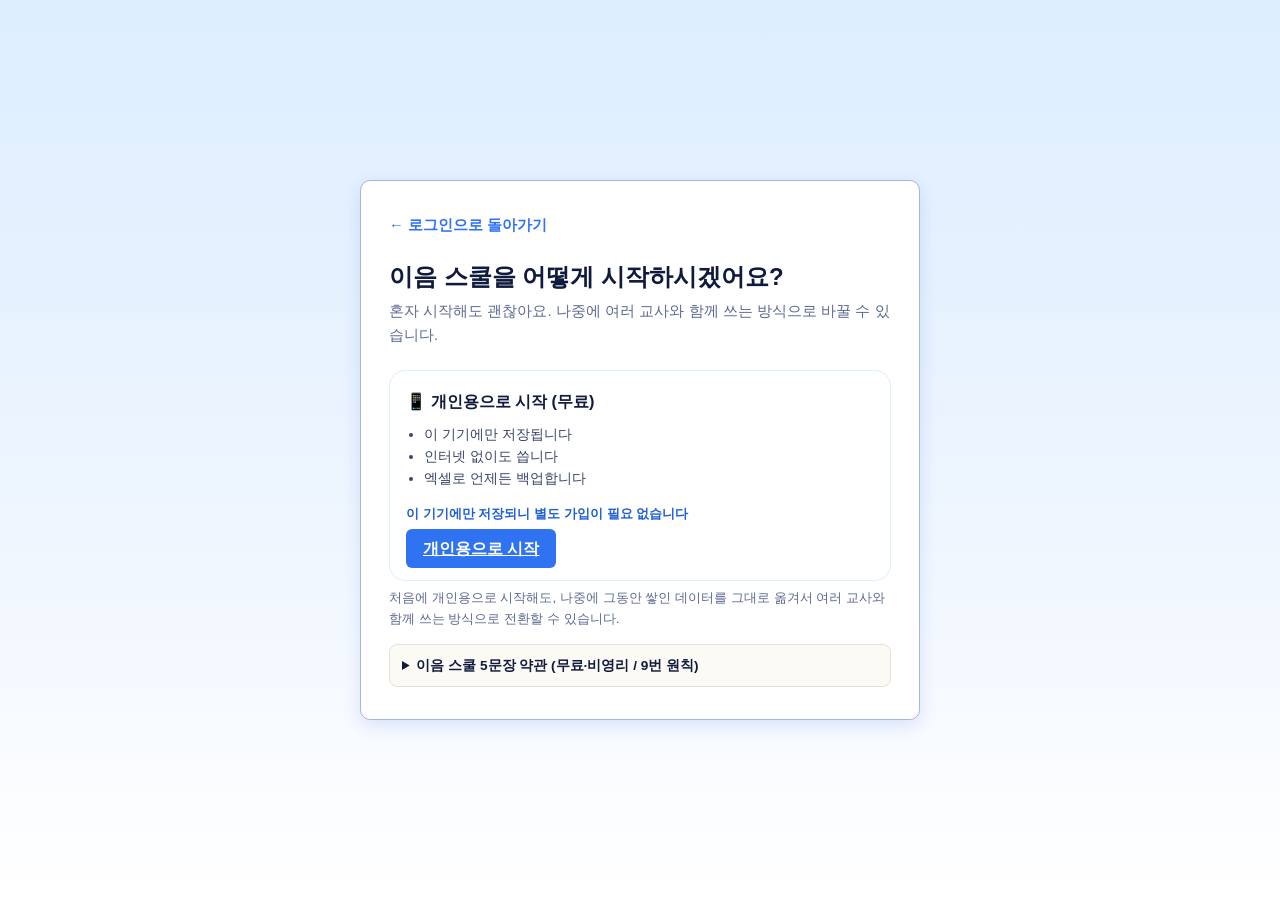
<file: index.html>
<!doctype html>
<html lang="ko">
<head>
<meta charset="utf-8" />
<meta name="viewport" content="width=device-width, initial-scale=1" />
<title>E:UM Church School - 시작하기</title>
<meta http-equiv="Cache-Control" content="no-cache, no-store, must-revalidate" />
<meta http-equiv="Pragma" content="no-cache" />
<meta http-equiv="Expires" content="0" />
<link rel="stylesheet" href="./static/style.css?v=20260902a" />
<style>
  /* 화면0(모드 선택) 전용 — docs/로컬우선_온보딩_설계_2026-09-02.md §7 화면0 */
  .mode-cards { display: flex; gap: 14px; flex-wrap: wrap; margin: 18px 0 4px; }
  .mode-card {
    flex: 1 1 220px; border: 1px solid #DDEEFF; border-radius: 16px;
    padding: 18px 16px; background: #fff; text-align: left;
  }
  .mode-card h2 { font-size: 1.02rem; margin: 0 0 10px; color: #101A3D; }
  .mode-card ul { margin: 0 0 12px; padding-left: 18px; color: #3A4568; font-size: 0.86rem; line-height: 1.6; }
  .mode-card .mode-highlight { font-size: 0.84rem; color: #1F5FD9; font-weight: 700; margin-bottom: 12px; }
  .mode-card .btn { width: 100%; }
  .mode-bottom-note { margin-top: 6px; font-size: 0.84rem; color: #5C6A93; line-height: 1.6; }
</style>
</head>
<body class="auth-page">

<main class="auth-card" style="max-width:560px">
  <a class="auth-back-link" href="./login.html">← 로그인으로 돌아가기</a>
  <header class="auth-header">
    <h1>이음 스쿨을 어떻게 시작하시겠어요?</h1>
    <p class="subtitle">혼자 시작해도 괜찮아요. 나중에 여러 교사와 함께 쓰는 방식으로 바꿀 수 있습니다.</p>
  </header>

  <div class="mode-cards">
    <section class="mode-card">
      <h2>📱 개인용으로 시작 (무료)</h2>
      <ul>
        <li>이 기기에만 저장됩니다</li>
        <li>인터넷 없이도 씁니다</li>
        <li>엑셀로 언제든 백업합니다</li>
      </ul>
      <p class="mode-highlight">이 기기에만 저장되니 별도 가입이 필요 없습니다</p>
      <a class="btn btn-primary" href="./local_setup.html">개인용으로 시작</a>
    </section>
    <!-- 협업모드(초대코드) 카드 — 2026-09-03 임시 숨김: church_start.html이 로컬우선 개편 후
         배포에서 빠져 404 링크였음(master 실측). 재배포 시 이 주석만 해제하면 복원됨.
    <section class="mode-card">
      <h2>🤝 여러 교사와 함께 시작</h2>
      <ul>
        <li>초대코드로 여러 기기에서 함께 씁니다</li>
        <li>유료 안내 (결제는 아직 준비 중입니다)</li>
      </ul>
      <a class="btn btn-primary" href="./church_start.html">초대코드로 시작</a>
    </section>
    -->
  </div>

  <p class="mode-bottom-note">
    처음에 개인용으로 시작해도, 나중에 그동안 쌓인 데이터를 그대로 옮겨서
    여러 교사와 함께 쓰는 방식으로 전환할 수 있습니다.
  </p>

  <div data-eum-terms></div>
</main>

<script src="./static/eum-terms.js"></script>

</body>
</html>
</file>
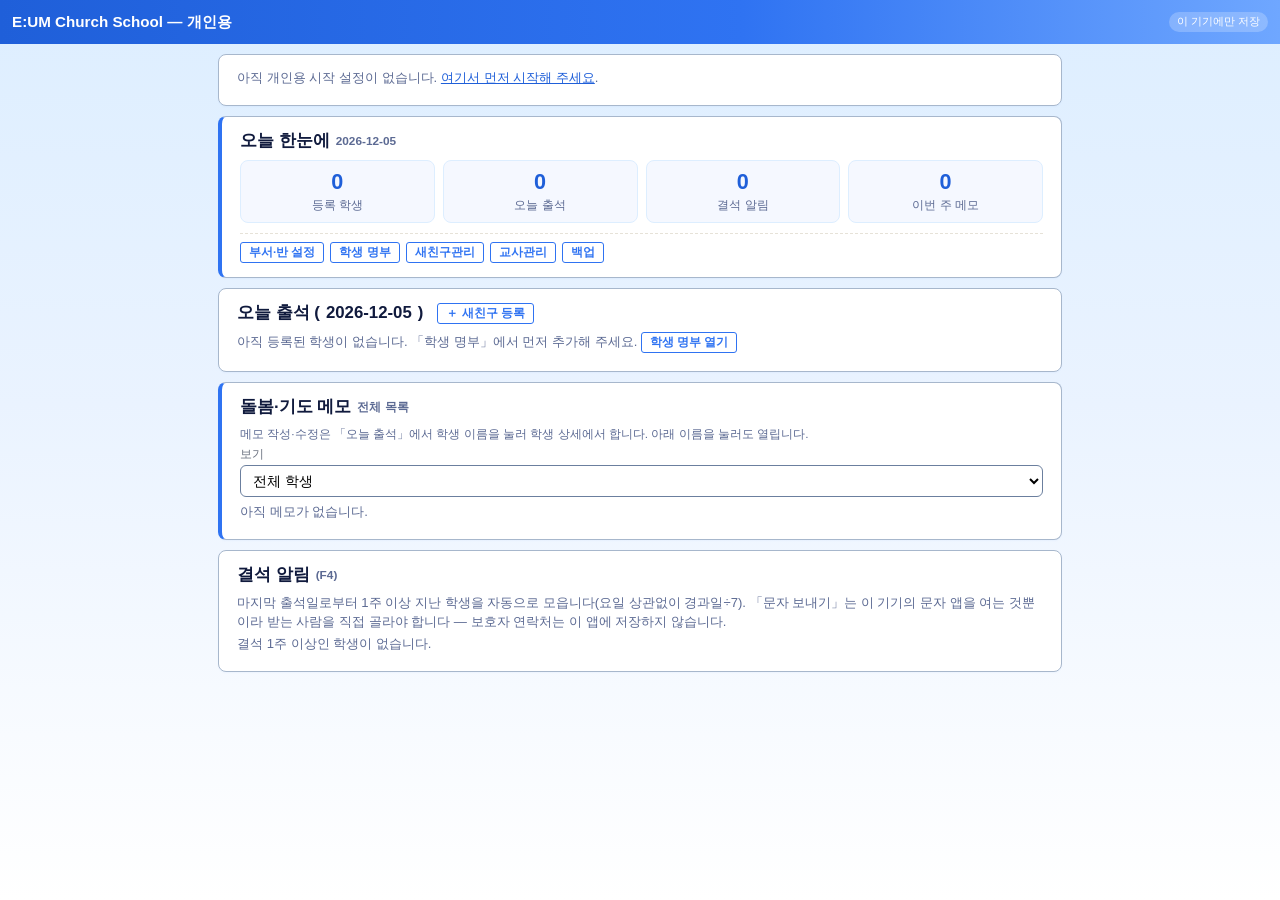
<file: local_home.html>
<!doctype html>
<html lang="ko">
<head>
<meta charset="utf-8" />
<meta name="viewport" content="width=device-width, initial-scale=1" />
<title>E:UM Church School — 개인용 홈</title>
<meta http-equiv="Cache-Control" content="no-cache, no-store, must-revalidate" />
<meta http-equiv="Pragma" content="no-cache" />
<meta http-equiv="Expires" content="0" />
<link rel="stylesheet" href="./static/eum-shell-v2.css" />
<style>
  /* 로컬 모드 전용 최소 헤더 — eum-shell-v2.js(EumShell.mount)는 협업모드 인증(window.eum)에
     묶여 있어 재사용하지 않는다(무접촉 원칙 — 기존 협업 코드 안 건드림). 시각 톤만 맞춤. */
  .local-h {
    min-height: 44px; padding: 0 12px; display: flex; align-items: center; gap: 8px;
    background: linear-gradient(90deg, var(--primary-blue-deep) 0%, var(--primary-blue) 58%, var(--primary-blue-light) 100%);
    color: #fff; position: sticky; top: 0; z-index: 10;
  }
  .local-h__title { font-weight: 700; font-size: 0.95rem; flex: 1; }
  .local-h__badge {
    font-size: 0.7rem; padding: 2px 8px; border-radius: 999px;
    background: rgba(255,255,255,0.22);
  }
  .attend-row { display: flex; align-items: flex-start; justify-content: space-between; gap: 8px; }
  .attend-row .stu-meta { font-size: 0.78rem; color: #6b7280; }
  .attend-row .attend-btn { min-width: 88px; }
  .attend-row .attend-btn.done { background: #1a7f37; border-color: #1a7f37; color: #fff; }
  /* 연락처·주소·최근 돌봄메모 (2026-09-03 5차) */
  .stu-contact { display: flex; align-items: center; gap: 8px; flex-wrap: wrap; margin-top: 4px; font-size: 0.82rem; }
  .stu-contact a { color: #1F5FD9; text-decoration: none; font-weight: 700; }
  .stu-contact a:hover { text-decoration: underline; }
  .stu-address { color: #5C6A93; }
  .contact-box { display: flex; gap: 6px; flex-wrap: wrap; margin-top: 6px; }
  .contact-box[hidden] { display: none; } /* display:flex가 hidden 속성을 이겨 입력칸이 항상 펼쳐지던 버그 가드 (2026-09-03 6차 실측) */
  .contact-box input { font-size: 0.82rem; padding: 4px 6px; }
  .stu-recent-note { margin-top: 4px; font-size: 0.8rem; color: #3A4568; background: #fcfaf4; border: 1px solid #ede8da; border-radius: 4px; padding: 3px 8px; display: inline-block; }
  /* 돌봄·기도 메모 */
  .note-row { display: flex; align-items: flex-start; justify-content: space-between; gap: 8px; }
  .note-row .note-body { flex: 1; min-width: 0; }
  .note-row .note-head { display: flex; align-items: center; gap: 6px; flex-wrap: wrap; }
  .note-row .note-date { font-size: 0.74rem; color: #6b7280; }
  .note-row .note-text { margin-top: 4px; font-size: 0.86rem; white-space: pre-wrap; word-break: break-word; }
  .note-row .note-actions { display: flex; gap: 4px; flex-shrink: 0; }
  .note-kind { font-size: 0.68rem; padding: 1px 7px; border-radius: 999px; color: #fff; background: var(--primary-blue); }
  .note-kind.prayer { background: #7c3aed; }
  .note-form-actions { display: flex; gap: 6px; align-items: center; flex-wrap: wrap; }
  /* 메인 재구성 (2026-09-03 6차 · 오너 지시: 관리기능은 버튼 뒤로, 메인엔 요약+주일현장용만) */
  .eum-c[hidden] { display: none !important; }
  .sum-grid { display: grid; grid-template-columns: repeat(4, 1fr); gap: 8px; margin: 4px 0 10px; }
  .sum-tile { border: 1px solid #DDEEFF; border-radius: 8px; padding: 8px 6px; text-align: center; background: #F5F8FF; }
  .sum-tile .sum-num { display: block; font-size: 1.35rem; font-weight: 700; color: #1F5FD9; line-height: 1.2; }
  .sum-tile .sum-label { display: block; font-size: 0.74rem; color: #5C6A93; margin-top: 2px; }
  .sum-tile.alert .sum-num { color: #b3261e; }
  .manage-bar { display: flex; align-items: center; gap: 6px; flex-wrap: wrap; padding-top: 8px; border-top: 1px dashed #e6e2d8; }
  .manage-bar .btn-s.on { background: var(--primary-blue); color: #fff; }
  /* 홈으로 버튼(2026-09-03 7차): 관리 패널이 열려 있을 때만 노출 — 이미 홈(패널 미개방)일 때
     "홈으로" 버튼이 떠 있으면 누를 이유가 없는 액션이라 오히려 혼란을 준다. 기존 닫기 버튼도
     패널 안(hidden 상태)에 있어 패널이 열렸을 때만 보이던 것과 동일한 노출 패턴을 유지한다. */
  .manage-bar .home-btn { display: none; margin-right: 2px; }
  body.mode-manage .manage-bar .home-btn { display: inline-flex; align-items: center; gap: 4px; }
  .manage-panel h2 { display: flex; align-items: center; gap: 8px; flex-wrap: wrap; }
  .manage-panel h2 .panel-close { margin-left: auto; font-weight: 600; }
  .h2-tools { display: inline-flex; gap: 6px; margin-left: 8px; vertical-align: middle; }
  @media (max-width: 480px) { .sum-grid { grid-template-columns: repeat(2, 1fr); } }
  /* 2차(오너 피드백 · 2026-09-03) ①sticky 헤더 보정 ②관리/홈 모드 분리 ③슬림 출석 카드 ④학생 상세 dialog */
  .manage-panel, #summary-card { scroll-margin-top: 56px; }
  body.mode-manage #sec-attendance, body.mode-manage #sec-notes, body.mode-manage #sec-alerts { display: none; }
  .eum-c .stu-name-btn {
    background: none; border: 0; padding: 0; font: inherit; font-weight: 700; font-size: 0.95rem;
    color: #1F5FD9; cursor: pointer; text-decoration: underline dotted; text-underline-offset: 3px;
  }
  .eum-c .stu-name-btn:hover { background: none; color: #101A3D; }
  .note-row .note-head .stu-name-btn { font-size: 0.9rem; }
  .stu-dialog { margin: auto; border: 0; border-radius: 12px; padding: 0; width: min(560px, 96vw); max-height: 92vh; box-shadow: 0 12px 40px rgba(16,26,61,0.25); } /* margin:auto — 공통 CSS의 margin 리셋이 dialog 기본 중앙정렬을 없애 좌상단에 붙던 것 보정 */
  .stu-dialog::backdrop { background: rgba(16,26,61,0.45); }
  .stu-dialog .eum-c { margin: 0; border: 0; box-shadow: none; }
  .stu-dialog__head { display: flex; align-items: center; gap: 8px; padding-bottom: 8px; border-bottom: 1px solid #DDEEFF; margin-bottom: 4px; }
  .stu-dialog__head strong { font-size: 1.05rem; }
  .stu-dialog__head .btn-s { margin-left: auto; }
  .sd-block { margin-top: 14px; }
  .sd-block h3 { font-size: 0.88rem; margin: 0 0 6px; color: #101A3D; }
  .sd-attend-row { display: flex; align-items: center; gap: 10px; }
  .sd-attend-row .attend-btn { white-space: nowrap; min-width: 96px; flex-shrink: 0; }
  .stu-dialog .attend-btn.done { background: #1a7f37; border-color: #1a7f37; color: #fff; }
  @media (max-width: 480px) {
    .stu-dialog { width: 100vw; max-width: 100vw; height: 100vh; max-height: 100vh; border-radius: 0; margin: 0; }
  }
  /* 백업 */
  .backup-grid { display: flex; gap: 8px; flex-wrap: wrap; margin-bottom: 8px; }
  .backup-grid .btn-s { min-width: 150px; }
  /* 부서·반 설정 (2026-09-03 3차) */
  .dept-card { border: 1px solid #eadfcf; border-radius: 6px; padding: 8px 10px; margin-bottom: 6px; background: #fffdfa; }
  .dept-card .dept-name { font-weight: 700; }
  .dept-card .dept-age { color: #6b7280; font-size: 0.78rem; margin-left: 6px; }
  .dept-card ul { margin: 6px 0 0; padding-left: 18px; font-size: 0.86rem; color: #3A4568; }
  .stu-placement { display: flex; gap: 6px; flex-wrap: wrap; margin-top: 4px; }
  .stu-placement select { font-size: 0.8rem; padding: 3px 4px; }
  /* 결석 알림 (F4, 2026-09-03 3차) */
  .alert-row { border: 1px solid #eadfcf; border-radius: 6px; padding: 8px 10px; margin-bottom: 6px; background: #fffdfa; }
  .alert-row.stage-week1 { border-left: 4px solid #6FA7FF; }
  .alert-row.stage-week2 { border-left: 4px solid #1F5FD9; }
  .alert-row.stage-week3 { border-left: 4px solid #bd7912; }
  .alert-row.stage-week4 { border-left: 4px solid #b3261e; }
  .alert-row .alert-head { display: flex; align-items: center; gap: 8px; flex-wrap: wrap; }
  .alert-row .alert-meta { font-size: 0.78rem; color: #6b7280; }
  .alert-row .alert-resolved { margin-top: 6px; font-size: 0.86rem; color: #1a7f37; }
  .alert-row .alert-actions { display: flex; gap: 6px; flex-wrap: wrap; margin-top: 6px; }
  .alert-row textarea { width: 100%; margin-top: 6px; font-size: 0.86rem; }
  /* 새친구관리 (2026-09-03 4차) */
  .guardian-block { margin-top: 8px; padding-top: 10px; border-top: 1px dashed #e6e2d8; }
  .guardian-row { display: grid; grid-template-columns: repeat(auto-fit, minmax(140px,1fr)); gap: 8px; padding: 8px; border: 1px solid #eadfcf; border-radius: 6px; margin-bottom: 6px; background: #fffdfa; }
  .bulk-box { margin-top: 8px; padding: 10px; border: 1px solid #e6e1d5; border-radius: 8px; background: #fcfaf4; }
  .bulk-box textarea { width: 100%; font-family: Consolas, Menlo, monospace; font-size: 0.84rem; }
  .bulk-box table { border-collapse: collapse; font-size: 0.84rem; margin-top: 6px; }
  .bulk-box th, .bulk-box td { border: 1px solid #e6e1d5; padding: 3px 6px; }
  /* 교사관리 (2026-09-03 4차) */
  .teacher-row { border: 1px solid #eadfcf; border-radius: 6px; padding: 8px 10px; margin-bottom: 6px; background: #fffdfa; }
  .teacher-row .teacher-head { display: flex; align-items: center; gap: 8px; flex-wrap: wrap; }
  .teacher-row .teacher-meta { font-size: 0.78rem; color: #6b7280; }
  .teacher-row .teacher-actions { display: flex; gap: 6px; flex-wrap: wrap; margin-top: 6px; }
  .teacher-row .attend-btn.done { background: #1a7f37; border-color: #1a7f37; color: #fff; }
  .teacher-row .care-box { margin-top: 6px; }
  .teacher-row .care-box select, .teacher-row .care-box textarea { width: 100%; margin-top: 4px; font-size: 0.86rem; }
  .teacher-row .teacher-history { margin-top: 6px; font-size: 0.82rem; color: #3A4568; }
  .teacher-row .teacher-history .item { padding: 3px 0; border-top: 1px solid #f0eadf; }
  .teacher-row .teacher-history .item:first-child { border-top: 0; }
</style>
</head>
<body>

<header class="local-h">
  <span class="local-h__title" id="home-title">E:UM Church School — 개인용</span>
  <span class="local-h__badge">이 기기에만 저장</span>
</header>

<main class="eum-main">
  <section class="eum-c" id="empty-setup-notice" hidden>
    <p class="muted">아직 개인용 시작 설정이 없습니다. <a href="./local_setup.html">여기서 먼저 시작해 주세요</a>.</p>
  </section>

  <!-- 메인 재구성 (2026-09-03 6차): 오너 지시 — 부서반설정·학생명부·교사관리·백업은 버튼 뒤로 숨기고,
       메인에는 요약정보(설계문서 §3 "홈 요약")와 주일에 쓰는 것(오늘 출석·돌봄기도 메모·결석 알림)만 노출. -->
  <section class="eum-c acc" id="summary-card">
    <h2>오늘 한눈에 <span class="muted small" id="summary-date"></span></h2>
    <div class="sum-grid">
      <div class="sum-tile"><span class="sum-num" id="sum-students">0</span><span class="sum-label">등록 학생</span></div>
      <div class="sum-tile"><span class="sum-num" id="sum-attend">0</span><span class="sum-label">오늘 출석</span></div>
      <div class="sum-tile" id="sum-alerts-tile"><span class="sum-num" id="sum-alerts">0</span><span class="sum-label">결석 알림</span></div>
      <div class="sum-tile"><span class="sum-num" id="sum-notes">0</span><span class="sum-label">이번 주 메모</span></div>
    </div>
    <div class="manage-bar" id="manage-bar">
      <button type="button" class="btn-s home-btn" data-close-panel>🏠 홈으로</button>
      <button type="button" class="btn-s" data-manage="dept">부서·반 설정</button>
      <button type="button" class="btn-s" data-manage="students">학생 명부</button>
      <button type="button" class="btn-s" data-manage="friends">새친구관리</button>
      <button type="button" class="btn-s" data-manage="teachers">교사관리</button>
      <button type="button" class="btn-s" data-manage="backup">백업</button>
    </div>
  </section>

  <section class="eum-c acc manage-panel" id="panel-dept" hidden>
    <h2>부서·반 설정</h2>
    <p class="hint">학생을 등록하기 전에 부서와 반을 먼저 만들어 두면, 「학생 명부」에서 등록할 때나 학생 상세에서 바로 배정할 수 있습니다. 부서 없이도 학생 등록은 가능합니다.</p>
    <form id="add-department-form" class="form-grid">
      <div class="row">
        <div class="field">
          <label>부서 이름</label>
          <input type="text" name="name" required maxlength="50" placeholder="예: 유초등부" />
        </div>
        <div class="field">
          <label>최소 나이 (선택)</label>
          <input type="number" name="ageMin" min="0" max="120" placeholder="예: 8" />
        </div>
        <div class="field">
          <label>최대 나이 (선택)</label>
          <input type="number" name="ageMax" min="0" max="120" placeholder="예: 13" />
        </div>
      </div>
      <button type="submit" class="btn-s">부서 추가</button>
      <p id="department-message" class="msg" hidden></p>
    </form>
    <form id="add-class-form" class="form-grid" style="margin-top:10px">
      <div class="row">
        <div class="field">
          <label>부서 선택</label>
          <select name="departmentId" id="class-department-select">
            <option value="">부서를 먼저 추가해 주세요</option>
          </select>
        </div>
        <div class="field">
          <label>반 이름</label>
          <input type="text" name="name" required maxlength="50" placeholder="예: 믿음반" />
        </div>
      </div>
      <button type="submit" class="btn-s">반 추가</button>
      <p id="class-message" class="msg" hidden></p>
    </form>
    <div id="department-list" class="eum-list" style="margin-top:10px">
      <p class="muted">등록된 부서가 없습니다.</p>
    </div>
  </section>

  <section class="eum-c acc manage-panel" id="panel-students" hidden>
    <h2>학생 명부</h2>
    <p class="hint">이름만 있으면 바로 추가할 수 있습니다. 부서·반은 선택입니다.</p>
    <form id="add-student-form" class="form-grid">
      <div class="row">
        <div class="field">
          <label>학생 이름</label>
          <input type="text" name="name" required maxlength="40" placeholder="예: 김하은" />
        </div>
        <div class="field">
          <label>부서 (선택)</label>
          <select name="departmentId" id="student-department-select">
            <option value="">부서 미지정</option>
          </select>
        </div>
        <div class="field">
          <label>반 (선택)</label>
          <select name="classId" id="student-class-select">
            <option value="">반 미지정</option>
          </select>
        </div>
      </div>
      <div class="row">
        <div class="field">
          <label>연락처 (선택)</label>
          <input type="tel" name="phone" maxlength="30" placeholder="010-0000-0000" />
        </div>
        <div class="field">
          <label>주소 (선택)</label>
          <input type="text" name="address" maxlength="200" placeholder="예: 서울시 OO구 OO로 12" />
        </div>
      </div>
      <button type="submit" class="btn-primary">학생 추가</button>
      <p id="student-message" class="msg" hidden></p>
    </form>
  </section>

  <section class="eum-c acc manage-panel" id="panel-friends" hidden>
    <h2>새친구관리</h2>
    <p class="hint">보호자 정보와 함께 새 학생을 등록합니다. 여러 명을 한 번에 등록하려면 아래 CSV 일괄등록을 펼쳐서 쓰세요.</p>
    <form id="add-friend-form" class="form-grid">
      <div class="row">
        <div class="field">
          <label>학생 이름</label>
          <input type="text" name="name" required maxlength="40" placeholder="예: 이서연" />
        </div>
        <div class="field">
          <label>생년 (선택)</label>
          <input type="number" name="birthYear" min="2000" max="2100" placeholder="예: 2016" />
        </div>
        <div class="field">
          <label>성별 (선택)</label>
          <select name="gender">
            <option value="">미지정</option>
            <option value="M">남</option>
            <option value="F">여</option>
          </select>
        </div>
      </div>
      <div class="row">
        <div class="field">
          <label>부서 (선택)</label>
          <select name="departmentId" id="friend-department-select"><option value="">부서 미지정</option></select>
        </div>
        <div class="field">
          <label>반 (선택)</label>
          <select name="classId" id="friend-class-select"><option value="">반 미지정</option></select>
        </div>
      </div>
      <div class="field-full guardian-block">
        <h3>보호자 정보</h3>
        <p class="hint">아버지·어머니 둘 다 등록하거나, 조부모·후견인을 더할 수 있습니다. 최소 한 분은 입력해 주세요.</p>
      </div>
      <div class="field-full" id="friend-guardians-list"></div>
      <div class="field-full">
        <button type="button" class="btn-ghost" id="add-friend-guardian-btn">＋ 보호자 한 분 더 추가</button>
      </div>
      <div class="field-full">
        <button type="submit" class="btn-primary">새친구 등록</button>
        <span id="friend-message" class="msg" hidden></span>
      </div>
    </form>

    <details style="margin-top:12px">
      <summary>CSV 일괄 등록 (여러 명을 한 번에)</summary>
      <div class="bulk-box">
        <p class="hint">
          <strong>형식 (첫 줄은 헤더, 한 줄 = 학생 1명):</strong><br>
          <code>학생이름,생년,성별,부서명,반명,보호자이름,보호자전화,관계,메모</code><br>
          <span class="muted small">성별: M/F/미지정 · 관계: father/mother/guardian/other · 부서명·반명은 「부서·반 설정」에 이미 등록된 이름과 정확히 일치해야 합니다(없으면 미지정으로 처리)</span>
        </p>
        <input type="file" id="friend-bulk-file" accept=".csv,.txt,text/csv,text/plain" style="margin-bottom:6px" />
        <textarea id="friend-bulk-text" rows="5" placeholder="학생이름,생년,성별,부서명,반명,보호자이름,보호자전화,관계,메모
김민지,2016,F,유초등부,믿음반,김지영,010-1234-5678,mother,"></textarea>
        <div style="margin-top:6px">
          <button type="button" class="btn-ghost" id="friend-bulk-preview-btn">미리보기</button>
          <button type="button" class="btn-primary" id="friend-bulk-submit-btn" disabled>업로드</button>
        </div>
        <div id="friend-bulk-preview"></div>
        <p id="friend-bulk-message" class="msg" hidden></p>
      </div>
    </details>

    <div id="friend-list" class="eum-list" style="margin-top:12px">
      <p class="muted">등록된 새친구가 없습니다.</p>
    </div>
  </section>

  <section class="eum-c acc manage-panel" id="panel-teachers" hidden>
    <h2>교사관리</h2>
    <p class="hint">교사 명단을 관리하고, 이번 주 출석 확인과 돌봄 기록(안부·격려·기도·쉼상담)을 남깁니다.</p>
    <form id="add-teacher-form" class="form-grid">
      <div class="row">
        <div class="field">
          <label>교사 이름</label>
          <input type="text" name="name" required maxlength="40" placeholder="예: 최민준" />
        </div>
        <div class="field">
          <label>역할</label>
          <select name="role">
            <option value="teacher">교사</option>
            <option value="assistant_department_head">부감</option>
            <option value="department_head">부장</option>
            <option value="pastor">교역자</option>
          </select>
        </div>
        <div class="field">
          <label>담당 부서 (선택)</label>
          <select name="departmentId" id="teacher-department-select"><option value="">부서 배정 없음</option></select>
        </div>
        <div class="field">
          <label>전화 (선택)</label>
          <input type="tel" name="phone" maxlength="30" placeholder="010-0000-0000" />
        </div>
      </div>
      <button type="submit" class="btn-primary">교사 추가</button>
      <p id="teacher-message" class="msg" hidden></p>
    </form>
    <div id="teacher-list" class="eum-list" style="margin-top:10px">
      <p class="muted">등록된 교사가 없습니다.</p>
    </div>
  </section>

  <section class="eum-c manage-panel" id="panel-backup" hidden>
    <h2>백업</h2>
    <p class="hint">이 기기가 고장 나거나 브라우저 데이터가 지워지면 복구할 수 없습니다. 정기적으로 내려받아 두세요.</p>
    <p class="hint small muted">엑셀용 CSV는 엑셀·구글시트에서 바로 열어 보는 용도(한글 깨짐 없음)이고, 백업 파일(JSON)은 나중에 협업 모드로 옮기거나 같은 기기를 다시 설정할 때 되살리는 용도입니다.</p>
    <div class="backup-grid">
      <button type="button" class="btn-s" data-export="students">학생 명부 — 엑셀용 CSV 다운로드</button>
      <button type="button" class="btn-s" data-export="attendance">출결 기록 — 엑셀용 CSV 다운로드</button>
      <button type="button" class="btn-s" data-export="careNotes">돌봄·기도 메모 — 엑셀용 CSV 다운로드</button>
    </div>
    <div class="backup-grid">
      <button type="button" class="btn-primary" data-export="json">백업 파일 저장 (전체 · JSON)</button>
    </div>
    <p id="backup-message" class="msg" hidden></p>
  </section>

  <section class="eum-c" id="sec-attendance">
    <h2>오늘 출석 (<span id="today-label"></span>) <span class="h2-tools"><button type="button" class="btn-s" data-manage="friends">＋ 새친구 등록</button></span></h2>
    <div id="student-list" class="eum-list">
      <p class="muted">아직 등록된 학생이 없습니다. 「학생 명부」에서 먼저 추가해 주세요. <button type="button" class="btn-s" data-manage="students">학생 명부 열기</button></p>
    </div>
  </section>

  <section class="eum-c acc" id="sec-notes">
    <h2>돌봄·기도 메모 <span class="muted small">전체 목록</span></h2>
    <p class="hint small muted">메모 작성·수정은 「오늘 출석」에서 학생 이름을 눌러 학생 상세에서 합니다. 아래 이름을 눌러도 열립니다.</p>
    <div class="row">
      <div class="field">
        <label>보기</label>
        <select id="note-filter">
          <option value="">전체 학생</option>
        </select>
      </div>
    </div>
    <div id="note-list" class="eum-list">
      <p class="muted">아직 메모가 없습니다.</p>
    </div>
  </section>

  <section class="eum-c" id="sec-alerts">
    <h2>결석 알림 <span class="muted small">(F4)</span></h2>
    <p class="hint">마지막 출석일로부터 1주 이상 지난 학생을 자동으로 모읍니다(요일 상관없이 경과일÷7). 「문자 보내기」는 이 기기의 문자 앱을 여는 것뿐이라 받는 사람을 직접 골라야 합니다 — 보호자 연락처는 이 앱에 저장하지 않습니다.</p>
    <div id="alert-list" class="eum-list">
      <p class="muted">불러오는 중...</p>
    </div>
  </section>

</main>

<!-- 학생 상세 (2차 ④) — 네이티브 dialog 모달. 출석 목록의 스크롤 위치·맥락을 유지한 채
     메모 작성/조회·부서반 변경·연락처 관리를 한 곳에서 한다. 라이브러리 없음. -->
<dialog id="student-dialog" class="stu-dialog" aria-labelledby="sd-name">
  <div class="eum-c">
    <div class="stu-dialog__head">
      <div><strong id="sd-name"></strong> <span class="stu-meta" id="sd-meta"></span></div>
      <button type="button" class="btn-s" id="sd-close">✕ 닫기</button>
    </div>

    <div class="sd-block">
      <h3>오늘 출석 (<span class="sd-today"></span>)</h3>
      <div class="sd-attend-row">
        <button type="button" class="btn-s attend-btn" id="sd-attend">오늘 출석</button>
        <span class="muted small" id="sd-attend-hint">누르면 오늘 출석으로 기록됩니다.</span>
      </div>
    </div>

    <div class="sd-block">
      <h3>돌봄·기도 메모</h3>
      <form id="note-form" class="form-grid">
        <input type="hidden" name="noteId" value="" />
        <input type="hidden" name="studentId" id="note-student" value="" />
        <div class="row">
          <div class="field">
            <label>종류</label>
            <select name="kind" id="note-kind">
              <option value="care">돌봄</option>
              <option value="prayer">기도제목</option>
            </select>
          </div>
        </div>
        <div class="field field-full">
          <label>내용</label>
          <textarea name="text" id="note-text" maxlength="1000" placeholder="예: 이번 주 결석 — 감기. 다음 주 심방 예정" required></textarea>
        </div>
        <div class="note-form-actions">
          <button type="submit" class="btn-primary" id="note-submit">메모 저장</button>
          <button type="button" class="btn-ghost" id="note-cancel" hidden>수정 취소</button>
          <span id="note-message" class="msg" hidden></span>
        </div>
      </form>
      <div id="sd-note-list" class="eum-list" style="margin-top:8px">
        <p class="muted">아직 메모가 없습니다.</p>
      </div>
    </div>

    <div class="sd-block">
      <h3>부서·반</h3>
      <div class="stu-placement">
        <select id="sd-dept"><option value="">부서 미지정</option></select>
        <select id="sd-class"><option value="">반 미지정</option></select>
      </div>
      <p class="hint small muted" id="sd-dept-hint" hidden>「관리 → 부서·반 설정」에서 부서를 먼저 추가하면 여기서 배정할 수 있습니다.</p>
    </div>

    <div class="sd-block">
      <h3>연락처·주소</h3>
      <div class="stu-contact" id="sd-contact-view"></div>
      <div class="contact-box">
        <input type="tel" id="sd-phone" placeholder="전화번호" />
        <input type="text" id="sd-address" placeholder="주소" />
        <button type="button" class="btn-s btn-primary" id="sd-contact-save">저장</button>
      </div>
      <span id="sd-contact-msg" class="msg" hidden></span>
    </div>
  </div>
</dialog>

<script src="./static/local-storage-port.js"></script>
<script>
  (function () {
    const LS = window.EumLocalStorage;
    let students = [];
    let attendanceToday = new Map(); // studentId -> attendance record
    let notes = []; // 돌봄·기도 메모 (최신순)
    let studentNotes = []; // 학생 상세(dialog)에 띄운 학생의 메모 (2차 ④)
    let currentStudentId = null; // 열려 있는 학생 상세의 studentId (null=닫힘)
    let dialogInputsFor = null; // 연락처 입력칸을 마지막으로 채운 studentId (타이핑 중 재렌더로 지워지지 않게)
    let departments = []; // 부서 (2026-09-03 3차)
    let classes = []; // 반 (2026-09-03 3차)
    let deptMap = {}; // id -> department
    let classMap = {}; // id -> class
    let alerts = []; // 결석 알림 계산 결과 (2026-09-03 3차)
    let alertResolutionMap = {}; // "studentId|stage" -> resolution record
    let teachers = []; // 교사 명부 (2026-09-03 4차)
    let weeklyAttendanceIds = new Set(); // 이번 주 출석확인된 teacherId
    let openTeacherHistory = new Set(); // 돌봄기록 펼쳐진 teacherId
    let weekNoteCount = 0; // 최근 7일 돌봄·기도 메모 수 (2026-09-03 6차 요약 카드)

    const F4_STAGE_LABEL = {
      week1: "1주차 — 가벼운 안부",
      week2: "2주차 — 따뜻한 인사",
      week3: "3주차 — 만남 권유",
      week4: "4주차+ — 직접 찾아뵙기",
    };
    // 로컬 모드 자체 문구 — 클라우드(협업모드) F4 발송 문구와 동일하지 않음(9번 원칙:
    // 평가·감독성 표현 대신 안부·환대 톤 유지).
    const F4_MESSAGE = {
      week1: (name) => `${name} 학생, 요즘 잘 지내나요? 지난주에 얼굴을 못 봐서 궁금했어요. 다음에 또 만나요 :)`,
      week2: (name) => `${name} 학생 가정에 안부 인사드립니다. 요즘 어떻게 지내시는지 궁금해서 연락드려요. 편하실 때 답장 주세요.`,
      week3: (name) => `${name} 학생 가정에 안부 인사드립니다. 그동안 잘 지내셨는지요. 시간 되실 때 잠깐 뵙고 안부 나누고 싶습니다.`,
      week4: (name) => `${name} 학생 가정에 안부 인사드립니다. 오래 못 뵈어 마음이 쓰여 연락드려요. 편하신 시간에 잠깐이라도 찾아뵙고 싶습니다.`,
    };

    // 출석 처리 큐 — reviewer-codex 독립검증(2026-09-02)이 재현한 race condition 수정.
    // 대기 없이 여러 학생 버튼을 연달아 누르면 각 클릭이 자기 recordAttendance()+reload()를
    // 독립적으로 시작해, 먼저 시작했지만 늦게 끝나는 reload()가 stale한 attendanceToday로
    // 나중 reload()의 최신 렌더를 덮어써 한 명의 출석이 화면·데이터 양쪽에서 사라질 수
    // 있었다(실측 재현: independent-4-reload-attendance.png). 모든 출석 클릭을 하나의
    // 프라미스 체인에 순서대로 넣어 recordAttendance()+reload() 사이클이 항상 한 번에
    // 하나씩만(클릭한 순서대로) 실행되게 한다 — 두 사이클이 겹쳐 실행되는 경우 자체를
    // 없애 stale 렌더가 발생할 여지를 원천 차단한다.
    let attendanceQueue = Promise.resolve();

    function esc(s) {
      if (s == null) return "";
      return String(s).replace(/&/g, "&amp;").replace(/</g, "&lt;").replace(/>/g, "&gt;").replace(/"/g, "&quot;");
    }

    async function init() {
      if (!LS || !LS.isSupported()) {
        document.getElementById("student-list").innerHTML =
          '<p class="msg err">이 브라우저는 로컬 저장(IndexedDB)을 지원하지 않습니다.</p>';
        return;
      }
      const setup = await LS.getSetup();
      if (!setup) {
        document.getElementById("empty-setup-notice").hidden = false;
      } else {
        const who = setup.userName ? `${setup.userName}님` : "개인용";
        const church = setup.churchName ? ` · ${setup.churchName}` : "";
        document.getElementById("home-title").textContent = `E:UM Church School — ${who}${church}`;
      }
      document.getElementById("today-label").textContent = LS.todayKst();
      document.getElementById("summary-date").textContent = LS.todayKst();
      bindManagePanels();
      bindStudentDialog();
      await reloadDepartments();
      await reload();
      await reloadNotes();
      await reloadAlerts();
      await reloadTeachers();
      bindAddStudentForm();
      bindNoteForm();
      bindBackup();
      bindDepartmentForms();
      bindFriendForm();
      bindTeacherForm();
      resetGuardianRows();
    }

    async function reload() {
      students = await LS.listStudents();
      const todayRows = await LS.listAttendance({ date: LS.todayKst() });
      attendanceToday = new Map(todayRows.map((r) => [r.studentId, r]));
      renderStudentList();
      renderStudentOptions();
      renderFriendList();
      renderSummary();
      renderStudentDialog();
    }

    // ─── 메인 재구성 (2026-09-03 6차) — 요약 카드 + 관리 패널 토글 ─────────
    // 오너 지시: "부서반설정, 학생명부, 교사관리, 백업은 따로 버튼을 만들어서 보이지 않게 해.
    // 메인에 원래 의도된 요약정보와 주일에 사용할 것만 꺼내줘." 관리 섹션은 DOM·바인딩을
    // 그대로 두고 hidden만 토글한다(기존 기능 무접촉). 한 번에 하나만 열린다.
    const PANEL_KEYS = ["dept", "students", "friends", "teachers", "backup"];

    function weekAgoKey(todayKey) {
      const [y, m, d] = String(todayKey).split("-").map(Number);
      return new Date(Date.UTC(y, m - 1, d - 6)).toISOString().slice(0, 10);
    }

    function renderSummary() {
      const set = (id, v) => { const el = document.getElementById(id); if (el) el.textContent = String(v); };
      set("sum-students", students.length);
      set("sum-attend", attendanceToday.size);
      const openAlerts = alerts.filter((a) => !alertResolutionMap[a.studentId + "|" + a.stage]).length;
      set("sum-alerts", openAlerts);
      const tile = document.getElementById("sum-alerts-tile");
      if (tile) tile.classList.toggle("alert", openAlerts > 0);
      set("sum-notes", weekNoteCount);
    }

    function openPanel(key) {
      if (!PANEL_KEYS.includes(key)) return;
      PANEL_KEYS.forEach((k) => {
        const panel = document.getElementById("panel-" + k);
        if (panel) panel.hidden = k !== key;
      });
      document.querySelectorAll("#manage-bar [data-manage]").forEach((b) => b.classList.toggle("on", b.dataset.manage === key));
      try { history.replaceState(null, "", "#manage-" + key); } catch (_) {}
      // ② 관리 모드: 요약 카드 + 이 패널만 남기고 홈 섹션(출석·메모·알림)은 숨긴다.
      document.body.classList.add("mode-manage");
      closeStudentDialog();
      // ① 관리 모드에서는 문서가 "요약 카드 → 패널"뿐이므로 최상단으로 올리면 활성 버튼과
      //    패널 제목이 sticky 헤더 아래에 함께 보인다(패널만 scrollIntoView하면 헤더가 제목을 덮었음).
      //    패널에는 헤더 높이만큼 scroll-margin-top도 걸어 두어 앵커 이동 시에도 가려지지 않는다.
      const header = document.querySelector(".local-h");
      const target = document.getElementById("panel-" + key);
      if (target) target.style.scrollMarginTop = ((header ? header.offsetHeight : 44) + 8) + "px";
      window.scrollTo({ top: 0, behavior: "smooth" });
    }

    function closePanels() {
      PANEL_KEYS.forEach((k) => { const panel = document.getElementById("panel-" + k); if (panel) panel.hidden = true; });
      document.querySelectorAll("#manage-bar [data-manage]").forEach((b) => b.classList.remove("on"));
      document.body.classList.remove("mode-manage");
      try { history.replaceState(null, "", location.pathname + location.search); } catch (_) {}
      window.scrollTo({ top: 0, behavior: "smooth" });
    }

    function bindManagePanels() {
      // 동적으로 다시 그려지는 목록(빈 상태 버튼 등)에서도 동작하도록 문서 위임 1개로 처리.
      document.addEventListener("click", (e) => {
        const openBtn = e.target.closest("[data-manage]");
        if (openBtn) { openPanel(openBtn.dataset.manage); return; }
        const closeBtn = e.target.closest("[data-close-panel]");
        if (closeBtn) closePanels();
      });
      // 첫 진입·hash만 바뀐 같은 문서 내 이동(뒤로가기·주소창 수정) 모두 처리.
      const applyHash = () => {
        const m = (location.hash || "").match(/^#manage-([a-z]+)$/);
        if (m && PANEL_KEYS.includes(m[1])) { openPanel(m[1]); return; }
        // 유효하지 않거나 빈 hash → 전부 닫음(조작·오타 hash로 패널이 남아 있지 않게).
        PANEL_KEYS.forEach((k) => { const el = document.getElementById("panel-" + k); if (el) el.hidden = true; });
        document.querySelectorAll("#manage-bar [data-manage]").forEach((b) => b.classList.remove("on"));
        document.body.classList.remove("mode-manage");
      };
      window.addEventListener("hashchange", applyHash);
      applyHash();
    }

    // ─── 부서·반 (2026-09-03 3차) ─────────────────────────────
    async function reloadDepartments() {
      departments = await LS.listDepartments();
      classes = await LS.listClasses();
      deptMap = {}; departments.forEach((d) => { deptMap[d.id] = d; });
      classMap = {}; classes.forEach((c) => { classMap[c.id] = c; });
      renderDepartmentList();
      fillDepartmentSelects();
    }

    function fillDepartmentSelects() {
      const options = departments.map((d) => `<option value="${esc(d.id)}">${esc(d.name)}</option>`).join("");
      // 학생 등록 폼
      const studentSel = document.getElementById("student-department-select");
      const prevStudentDept = studentSel.value;
      studentSel.innerHTML = '<option value="">부서 미지정</option>' + options;
      if (departments.some((d) => d.id === prevStudentDept)) studentSel.value = prevStudentDept;
      fillClassSelectFor(studentSel.value, "student-class-select");
      studentSel.onchange = () => fillClassSelectFor(studentSel.value, "student-class-select");
      // 반 등록 폼
      const classDeptSel = document.getElementById("class-department-select");
      const prevClassDept = classDeptSel.value;
      classDeptSel.innerHTML = departments.length
        ? '<option value="">부서 선택</option>' + options
        : '<option value="">부서를 먼저 추가해 주세요</option>';
      if (departments.some((d) => d.id === prevClassDept)) classDeptSel.value = prevClassDept;
      // 새친구관리 폼 (2026-09-03 4차)
      const friendSel = document.getElementById("friend-department-select");
      if (friendSel) {
        const prevFriendDept = friendSel.value;
        friendSel.innerHTML = '<option value="">부서 미지정</option>' + options;
        if (departments.some((d) => d.id === prevFriendDept)) friendSel.value = prevFriendDept;
        fillClassSelectFor(friendSel.value, "friend-class-select");
        friendSel.onchange = () => fillClassSelectFor(friendSel.value, "friend-class-select");
      }
      // 교사관리 폼 (2026-09-03 4차)
      const teacherSel = document.getElementById("teacher-department-select");
      if (teacherSel) {
        const prevTeacherDept = teacherSel.value;
        teacherSel.innerHTML = '<option value="">부서 배정 없음</option>' + options;
        if (departments.some((d) => d.id === prevTeacherDept)) teacherSel.value = prevTeacherDept;
      }
    }

    function fillClassSelectFor(departmentId, selectId) {
      const sel = document.getElementById(selectId);
      const prev = sel.value;
      const list = departmentId ? classes.filter((c) => c.departmentId === departmentId) : [];
      sel.innerHTML = '<option value="">반 미지정</option>' + list.map((c) => `<option value="${esc(c.id)}">${esc(c.name)}</option>`).join("");
      if (list.some((c) => c.id === prev)) sel.value = prev;
    }

    function renderDepartmentList() {
      const tgt = document.getElementById("department-list");
      if (!departments.length) {
        tgt.innerHTML = '<p class="muted">등록된 부서가 없습니다. 예: 유아부, 유초등부, 중고등부</p>';
        return;
      }
      tgt.innerHTML = departments.map((d) => {
        const ageLabel = (d.ageMin != null || d.ageMax != null) ? ` <span class="dept-age">${d.ageMin ?? ""}-${d.ageMax ?? ""}세</span>` : "";
        const deptClasses = classes.filter((c) => c.departmentId === d.id);
        const classHtml = deptClasses.length
          ? "<ul>" + deptClasses.map((c) => `<li>${esc(c.name)}</li>`).join("") + "</ul>"
          : '<p class="muted small" style="margin:4px 0 0">등록된 반 없음</p>';
        return `<div class="dept-card"><span class="dept-name">${esc(d.name)}</span>${ageLabel}${classHtml}</div>`;
      }).join("");
    }

    function bindDepartmentForms() {
      const deptForm = document.getElementById("add-department-form");
      const deptMsg = document.getElementById("department-message");
      deptForm.addEventListener("submit", async (e) => {
        e.preventDefault();
        deptMsg.hidden = true;
        const fd = new FormData(deptForm);
        const btn = deptForm.querySelector('button[type="submit"]');
        btn.disabled = true;
        try {
          await LS.addDepartment({ name: fd.get("name"), ageMin: fd.get("ageMin"), ageMax: fd.get("ageMax") });
          deptForm.reset();
          await reloadDepartments();
          deptMsg.hidden = false; deptMsg.className = "msg ok"; deptMsg.textContent = "부서를 추가했습니다.";
        } catch (err) {
          deptMsg.hidden = false; deptMsg.className = "msg err"; deptMsg.textContent = err.message || "추가하지 못했습니다.";
        } finally {
          btn.disabled = false;
        }
      });

      const classForm = document.getElementById("add-class-form");
      const classMsg = document.getElementById("class-message");
      classForm.addEventListener("submit", async (e) => {
        e.preventDefault();
        classMsg.hidden = true;
        const fd = new FormData(classForm);
        const btn = classForm.querySelector('button[type="submit"]');
        btn.disabled = true;
        try {
          await LS.addClass({ departmentId: fd.get("departmentId"), name: fd.get("name") });
          const keepDept = fd.get("departmentId");
          classForm.reset();
          await reloadDepartments();
          document.getElementById("class-department-select").value = keepDept;
          classMsg.hidden = false; classMsg.className = "msg ok"; classMsg.textContent = "반을 추가했습니다.";
        } catch (err) {
          classMsg.hidden = false; classMsg.className = "msg err"; classMsg.textContent = err.message || "추가하지 못했습니다.";
        } finally {
          btn.disabled = false;
        }
      });
    }

    async function changeStudentPlacement(studentId, departmentId, classId) {
      try {
        await LS.updateStudentPlacement(studentId, { departmentId, classId });
        await reload();
      } catch (err) {
        alert(err.message || "부서·반 변경에 실패했습니다.");
      }
    }

    function renderStudentList() {
      const tgt = document.getElementById("student-list");
      if (!students.length) {
        tgt.innerHTML = '<p class="muted">아직 등록된 학생이 없습니다. 「학생 명부」에서 먼저 추가해 주세요. <button type="button" class="btn-s" data-manage="students">학생 명부 열기</button></p>';
        return;
      }
      // 2차 ③: 카드 = 이름(클릭→학생 상세) + 부서·반 한 줄 + 출석 버튼. 부서/반 드롭다운·연락처
      // 입력칸·최근 메모는 학생 상세(dialog)로 옮겼다(오너: "여기서 이걸 왜 선택해야 하나").
      tgt.innerHTML = students.map((s) => {
        const checked = attendanceToday.has(s.id);
        const placement = LS.resolveStudentPlacement(s, deptMap, classMap);
        const meta = [placement.department, placement.className].filter(Boolean).join(" · ") || "부서 미지정";
        return `<div class="item attend-row" data-student-id="${esc(s.id)}">
          <div>
            <button type="button" class="stu-name-btn" data-open-student="${esc(s.id)}" title="학생 상세 열기">${esc(s.name)}</button>
            <div class="stu-meta">${esc(meta)}</div>
          </div>
          <button type="button" class="btn-s attend-btn${checked ? " done" : ""}" data-action="attend" data-student-id="${esc(s.id)}">
            ${checked ? "출석 완료 ✓" : "오늘 출석"}
          </button>
        </div>`;
      }).join("");
      tgt.querySelectorAll('[data-action="attend"]').forEach((btn) => {
        btn.addEventListener("click", () => queueAttendance(btn.getAttribute("data-student-id")));
      });
    }

    // ★HTML 표준상 disabled 버튼은 click 이벤트 자체가 발생하지 않는다 — 여기서
    // btn.disabled=true로 "잠그면" 같은 순간(같은 이벤트 루프 틱)에 눌린 *다른*
    // 학생 버튼이 아직 리스너를 타지 않은 채로 disabled 상태가 되어 그 클릭
    // 자체가 브라우저에 의해 통째로 무시된다 — 큐에 들어가기도 전에 유실.
    // (첫 수정에서 이 방식으로 "잠갔다가" 실제 동시 클릭 재현 테스트에서 두 번째
    // 학생이 아예 큐에 들어가지도 못하는 걸 실측으로 발견해 제거했다.) 그래서
    // 아무 버튼도 비활성화하지 않고, 모든 클릭의 핸들러가 반드시 먼저 실행되게
    // 둔 뒤 — 실제 순서 보장(레이스 방지)은 오직 아래 프라미스 큐만 담당한다.
    // 2차: 출석 목록 버튼과 학생 상세(dialog) 버튼이 같은 큐를 쓴다.
    function queueAttendance(studentId) {
      attendanceQueue = attendanceQueue.then(async () => {
        try {
          await LS.recordAttendance({ studentId: studentId, date: LS.todayKst() });
          await reload();
          await reloadAlerts();
        } catch (err) {
          // 여기서 삼키지 않고 체인 자체가 reject되면, 이후 대기 중인 클릭들이 영영
          // 실행되지 않는다(끊긴 체인) — 로그만 남기고 큐는 계속 흐르게 한다.
          console.error("출석 기록 실패:", err);
        }
      });
    }

    function bindAddStudentForm() {
      const form = document.getElementById("add-student-form");
      const msgEl = document.getElementById("student-message");
      form.addEventListener("submit", async (e) => {
        e.preventDefault();
        msgEl.hidden = true;
        const fd = new FormData(form);
        const name = String(fd.get("name") || "").trim();
        const departmentId = String(fd.get("departmentId") || "").trim() || null;
        const classId = String(fd.get("classId") || "").trim() || null;
        const phone = String(fd.get("phone") || "").trim() || null;
        const address = String(fd.get("address") || "").trim() || null;
        if (!name) {
          msgEl.hidden = false; msgEl.className = "msg err"; msgEl.textContent = "학생 이름을 입력해 주세요.";
          return;
        }
        const btn = form.querySelector('button[type="submit"]');
        btn.disabled = true;
        try {
          await LS.addStudent({ name, departmentId, classId, phone, address });
          form.reset();
          fillClassSelectFor("", "student-class-select");
          await reload();
        } catch (err) {
          msgEl.hidden = false; msgEl.className = "msg err"; msgEl.textContent = err.message || "추가하지 못했습니다.";
        } finally {
          btn.disabled = false;
        }
      });
    }

    // ─── 새친구관리 — 보호자 등록 + CSV 일괄등록 (2026-09-03 4차) ─────────────
    function addGuardianRow() {
      const list = document.getElementById("friend-guardians-list");
      const idx = list.querySelectorAll(".guardian-row").length;
      const div = document.createElement("div");
      div.className = "guardian-row";
      const removeBtn = idx > 0
        ? `<div style="grid-column:1/-1;text-align:right"><button type="button" class="btn-ghost guardian-remove">이 보호자 삭제</button></div>`
        : "";
      div.innerHTML = `
        <div class="field"><label class="label">보호자 ${idx + 1} 이름</label><input class="guardian-name" maxlength="100" placeholder="예: 김선영" /></div>
        <div class="field"><label class="label">관계</label>
          <select class="guardian-relation">
            <option value="mother">어머니</option>
            <option value="father">아버지</option>
            <option value="guardian">보호자</option>
            <option value="other">기타</option>
          </select></div>
        <div class="field"><label class="label">연락처</label><input class="guardian-phone" maxlength="30" placeholder="010-0000-0000" /></div>
        ${removeBtn}
      `;
      list.appendChild(div);
      div.querySelector(".guardian-remove")?.addEventListener("click", () => { div.remove(); renumberGuardianLabels(); });
    }

    function renumberGuardianLabels() {
      [...document.querySelectorAll("#friend-guardians-list .guardian-row")].forEach((row, i) => {
        const label = row.querySelector(".label");
        if (label) label.textContent = `보호자 ${i + 1} 이름`;
      });
    }

    function resetGuardianRows() {
      document.getElementById("friend-guardians-list").innerHTML = "";
      addGuardianRow();
    }

    function collectGuardianRows() {
      return [...document.querySelectorAll("#friend-guardians-list .guardian-row")]
        .map((row) => ({
          name: row.querySelector(".guardian-name").value.trim(),
          relation: row.querySelector(".guardian-relation").value || "other",
          phone: row.querySelector(".guardian-phone").value.trim(),
        }))
        .filter((g) => g.name);
    }

    function bindFriendForm() {
      document.getElementById("add-friend-guardian-btn").addEventListener("click", () => addGuardianRow());
      const form = document.getElementById("add-friend-form");
      const msgEl = document.getElementById("friend-message");
      form.addEventListener("submit", async (e) => {
        e.preventDefault();
        msgEl.hidden = true;
        const fd = new FormData(form);
        const guardians = collectGuardianRows();
        if (!guardians.length) {
          msgEl.hidden = false; msgEl.className = "msg err"; msgEl.textContent = "보호자를 최소 한 분 입력해 주세요.";
          return;
        }
        const btn = form.querySelector('button[type="submit"]');
        btn.disabled = true;
        try {
          await LS.addStudent({
            name: fd.get("name"),
            birthYear: fd.get("birthYear"),
            gender: fd.get("gender") || null,
            departmentId: fd.get("departmentId") || null,
            classId: fd.get("classId") || null,
            guardians,
          });
          form.reset();
          fillClassSelectFor("", "friend-class-select");
          resetGuardianRows();
          await reload();
          msgEl.hidden = false; msgEl.className = "msg ok"; msgEl.textContent = "새친구 학생을 등록했습니다.";
        } catch (err) {
          msgEl.hidden = false; msgEl.className = "msg err"; msgEl.textContent = err.message || "등록하지 못했습니다.";
        } finally {
          btn.disabled = false;
        }
      });
      bindBulkFriendImport();
    }

    function renderFriendList() {
      const tgt = document.getElementById("friend-list");
      const rows = students.filter((s) => (s.guardians || []).length > 0)
        .slice().sort((a, b) => (b.createdAt || "").localeCompare(a.createdAt || ""));
      if (!rows.length) {
        tgt.innerHTML = '<p class="muted">보호자 정보와 함께 등록된 새친구가 없습니다.</p>';
        return;
      }
      tgt.innerHTML = rows.map((s) => {
        const placement = LS.resolveStudentPlacement(s, deptMap, classMap);
        const meta = [placement.department, placement.className].filter(Boolean).join(" · ") || "부서 미지정";
        const guardianText = (s.guardians || []).map((g) => {
          const rel = LS.guardianRelationLabel[g.relation] || g.relation || "";
          return [g.name, rel, g.phone].filter(Boolean).join(" · ");
        }).join(", ");
        return `<div class="item">
          <strong>${esc(s.name)}</strong> <span class="stu-meta">${esc(meta)}${s.birthYear ? " · " + esc(String(s.birthYear)) + "년생" : ""}</span>
          <div class="stu-meta">보호자: ${esc(guardianText)}</div>
        </div>`;
      }).join("");
    }

    // ─── CSV 일괄등록 (families.html parseBulkCsv 이식) ───────────────────────
    const FRIEND_BULK_HEADERS = ["학생이름", "생년", "성별", "부서명", "반명", "보호자이름", "보호자전화", "관계", "메모"];

    function parseFriendBulkCsv(text) {
      const lines = text.split(/\r?\n/).filter((l) => l.trim());
      if (!lines.length) return { rows: [], errors: ["빈 입력"] };
      const headerCols = lines[0].split(",").map((s) => s.trim());
      if (headerCols[0] !== FRIEND_BULK_HEADERS[0]) {
        return { rows: [], errors: [`첫 컬럼은 '${FRIEND_BULK_HEADERS[0]}'이어야 합니다 (현재: '${headerCols[0]}')`] };
      }
      const rows = [];
      const errors = [];
      for (let i = 1; i < lines.length; i++) {
        const cols = lines[i].split(",").map((s) => s.trim());
        const [studentName, birthYearRaw, genderRaw, deptName, className, parentName, parentPhone, relationRaw, personalNote] = cols;
        if (!studentName || !parentName) {
          errors.push(`행 ${i}: 필수값 누락 (학생이름·보호자이름)`);
          continue;
        }
        const birthYear = birthYearRaw ? parseInt(birthYearRaw, 10) : null;
        const gender = (genderRaw === "M" || genderRaw === "F") ? genderRaw : "";
        const relation = ["father", "mother", "guardian", "other"].includes(relationRaw) ? relationRaw : "other";
        let departmentId = null;
        if (deptName) {
          const d = departments.find((x) => x.name === deptName);
          departmentId = d ? d.id : null; // 못 찾으면 미지정으로 처리(하드 실패시키지 않음 — hint에 명시)
        }
        let classId = null;
        if (className && departmentId) {
          const c = classes.find((x) => x.name === className && x.departmentId === departmentId);
          classId = c ? c.id : null;
        }
        rows.push({
          name: studentName, birthYear, gender, departmentId, classId,
          personalNote: personalNote || null,
          guardians: [{ name: parentName, relation, phone: parentPhone || "" }],
        });
      }
      return { rows, errors };
    }

    function bindBulkFriendImport() {
      document.getElementById("friend-bulk-file").addEventListener("change", async (e) => {
        const f = e.target.files?.[0];
        if (!f) return;
        document.getElementById("friend-bulk-text").value = await f.text();
      });
      document.getElementById("friend-bulk-preview-btn").addEventListener("click", previewFriendBulk);
      document.getElementById("friend-bulk-submit-btn").addEventListener("click", submitFriendBulk);
    }

    function previewFriendBulk() {
      const text = document.getElementById("friend-bulk-text").value || "";
      const { rows, errors } = parseFriendBulkCsv(text);
      const preview = document.getElementById("friend-bulk-preview");
      const submit = document.getElementById("friend-bulk-submit-btn");
      let html = "";
      if (errors.length) {
        html += `<p class="msg err">검증 오류 ${errors.length}건:</p><ul>${errors.slice(0, 10).map((e) => `<li>${esc(e)}</li>`).join("")}</ul>`;
      }
      if (rows.length) {
        const tableRows = rows.slice(0, 5).map((r) =>
          `<tr><td>${esc(r.name)}</td><td>${r.birthYear || ""}</td><td>${esc(r.guardians[0].name)}</td><td>${esc(r.guardians[0].phone)}</td></tr>`
        ).join("");
        html += `<p><strong>등록 예정: ${rows.length}건</strong> (처음 5건 미리보기)</p>
          <table><thead><tr><th>학생</th><th>생년</th><th>보호자</th><th>전화</th></tr></thead><tbody>${tableRows}</tbody></table>`;
        submit.disabled = false;
        submit.dataset.rows = JSON.stringify(rows);
      } else {
        submit.disabled = true;
        if (!errors.length) html += '<p class="muted">처리할 행이 없습니다.</p>';
      }
      preview.innerHTML = html;
    }

    async function submitFriendBulk() {
      const btn = document.getElementById("friend-bulk-submit-btn");
      const msg = document.getElementById("friend-bulk-message");
      const rowsJson = btn.dataset.rows;
      if (!rowsJson) return;
      const rows = JSON.parse(rowsJson);
      btn.disabled = true;
      try {
        const result = await LS.bulkAddStudents(rows);
        const failTail = result.failed.length
          ? ` · 실패 ${result.failed.length}건 (${result.failed.slice(0, 3).map((f) => `${f.name}: ${f.reason}`).join(", ")})`
          : "";
        msg.hidden = false;
        msg.className = "msg " + (result.failed.length ? "err" : "ok");
        msg.textContent = `등록 완료 — 성공 ${result.created.length}/${result.total}${failTail}`;
        document.getElementById("friend-bulk-text").value = "";
        document.getElementById("friend-bulk-preview").innerHTML = "";
        btn.dataset.rows = "";
        await reload();
      } finally {
        btn.disabled = false;
      }
    }

    // ─── 돌봄·기도 메모 ───────────────────────────────────────
    function studentName(id) {
      const s = students.find((x) => x.id === id);
      return s ? s.name : "(삭제된 학생)";
    }

    function renderStudentOptions() {
      const opts = students.map((s) => {
        const placement = LS.resolveStudentPlacement(s, deptMap, classMap);
        const label = [placement.department, placement.className].filter(Boolean).join(" · ");
        return `<option value="${esc(s.id)}">${esc(s.name)}${label ? " · " + esc(label) : ""}</option>`;
      }).join("");
      const filter = document.getElementById("note-filter");
      const prevFilter = filter.value;
      filter.innerHTML = '<option value="">전체 학생</option>' + opts;
      if (prevFilter && students.some((s) => s.id === prevFilter)) filter.value = prevFilter;
    }

    async function reloadNotes() {
      const filter = document.getElementById("note-filter").value;
      notes = await LS.listCareNotes(filter ? { studentId: filter } : null);
      renderNotes();
      await reloadNoteStats();
    }

    // 요약 카드 "이번 주 메모" — careNotes 전체에서 최근 7일 건수만 센다.
    async function reloadNoteStats() {
      const all = await LS.listCareNotes();
      const cutoff = weekAgoKey(LS.todayKst());
      weekNoteCount = all.filter((n) => n.date && n.date >= cutoff).length;
      renderSummary();
    }

    function renderNotes() {
      const tgt = document.getElementById("note-list");
      if (!notes.length) {
        tgt.innerHTML = '<p class="muted">아직 메모가 없습니다.</p>';
        return;
      }
      // 2차 ⑤: 메인은 읽기 전용 전체 목록. 수정·삭제는 학생 상세(dialog)에서만.
      tgt.innerHTML = notes.map((n) => {
        const kindLabel = LS.noteKinds[n.kind] || n.kind;
        const exists = students.some((x) => x.id === n.studentId);
        const nameHtml = exists
          ? `<button type="button" class="stu-name-btn" data-open-student="${esc(n.studentId)}" title="학생 상세 열기">${esc(studentName(n.studentId))}</button>`
          : `<strong>${esc(studentName(n.studentId))}</strong>`;
        return `<div class="item note-row" data-note-id="${esc(n.id)}">
          <div class="note-body">
            <div class="note-head">
              ${nameHtml}
              <span class="note-kind ${esc(n.kind)}">${esc(kindLabel)}</span>
              <span class="note-date">${esc(n.date)}</span>
            </div>
            <div class="note-text">${esc(n.text)}</div>
          </div>
        </div>`;
      }).join("");
    }

    // ─── 학생 상세 dialog (2차 ④) ─────────────────────────────
    function openStudentDialog(id) {
      const s = students.find((x) => x.id === id);
      if (!s) return; // 존재하지 않는 id(조작·삭제됨)는 무시
      currentStudentId = id;
      dialogInputsFor = null; // 새 학생이면 연락처 입력칸을 새로 채운다
      resetNoteForm(); setNoteMessage("");
      const cmsg = document.getElementById("sd-contact-msg"); cmsg.hidden = true;
      renderStudentDialog();
      reloadStudentNotes();
      const dlg = document.getElementById("student-dialog");
      if (typeof dlg.showModal === "function") { if (!dlg.open) dlg.showModal(); }
      else dlg.setAttribute("open", "");
      dlg.scrollTop = 0;
    }

    function closeStudentDialog() {
      const dlg = document.getElementById("student-dialog");
      currentStudentId = null; studentNotes = []; dialogInputsFor = null;
      if (dlg && dlg.open) dlg.close();
    }

    function renderStudentDialog() {
      if (!currentStudentId) return;
      const s = students.find((x) => x.id === currentStudentId);
      if (!s) { closeStudentDialog(); return; }
      const placement = LS.resolveStudentPlacement(s, deptMap, classMap);
      const meta = [placement.department, placement.className].filter(Boolean).join(" · ") || "부서 미지정";
      document.getElementById("sd-name").textContent = s.name;
      document.getElementById("sd-meta").textContent = meta;
      document.querySelector("#student-dialog .sd-today").textContent = LS.todayKst();
      const checked = attendanceToday.has(s.id);
      const ab = document.getElementById("sd-attend");
      ab.textContent = checked ? "출석 완료 ✓" : "오늘 출석";
      ab.classList.toggle("done", checked);
      document.getElementById("sd-attend-hint").textContent = checked ? "오늘 출석으로 기록돼 있습니다. 다시 누르면 그날 기록을 새로 씁니다." : "누르면 오늘 출석으로 기록됩니다.";
      // 부서·반
      const deptSel = document.getElementById("sd-dept");
      deptSel.innerHTML = '<option value="">부서 미지정</option>' + departments.map((d) => `<option value="${esc(d.id)}"${s.departmentId === d.id ? " selected" : ""}>${esc(d.name)}</option>`).join("");
      const classSel = document.getElementById("sd-class");
      classSel.innerHTML = '<option value="">반 미지정</option>' + classes.filter((c) => c.departmentId === s.departmentId).map((c) => `<option value="${esc(c.id)}"${s.classId === c.id ? " selected" : ""}>${esc(c.name)}</option>`).join("");
      document.getElementById("sd-dept-hint").hidden = departments.length > 0;
      // 연락처·주소 — 보기용 링크는 항상 갱신, 입력칸은 학생이 바뀌었을 때만 채운다.
      const view = document.getElementById("sd-contact-view");
      view.innerHTML = (s.phone ? `<a href="tel:${esc(s.phone)}">📞 ${esc(s.phone)}</a>` : "") + (s.address ? `<span class="stu-address">📍 ${esc(s.address)}</span>` : "");
      if (!s.phone && !s.address) view.innerHTML = '<span class="muted small">아직 연락처·주소가 없습니다.</span>';
      if (dialogInputsFor !== s.id) {
        document.getElementById("sd-phone").value = s.phone || "";
        document.getElementById("sd-address").value = s.address || "";
        dialogInputsFor = s.id;
      }
      document.getElementById("note-student").value = s.id;
    }

    async function reloadStudentNotes() {
      if (!currentStudentId) return;
      studentNotes = await LS.listCareNotes({ studentId: currentStudentId });
      renderStudentNotes();
    }

    function renderStudentNotes() {
      const tgt = document.getElementById("sd-note-list");
      if (!studentNotes.length) { tgt.innerHTML = '<p class="muted">아직 메모가 없습니다.</p>'; return; }
      tgt.innerHTML = studentNotes.map((n) => {
        const kindLabel = LS.noteKinds[n.kind] || n.kind;
        return `<div class="item note-row" data-note-id="${esc(n.id)}">
          <div class="note-body">
            <div class="note-head">
              <span class="note-kind ${esc(n.kind)}">${esc(kindLabel)}</span>
              <span class="note-date">${esc(n.date)}</span>
            </div>
            <div class="note-text">${esc(n.text)}</div>
          </div>
          <div class="note-actions">
            <button type="button" class="btn-s" data-action="edit-note" data-note-id="${esc(n.id)}">수정</button>
            <button type="button" class="btn-s" data-action="delete-note" data-note-id="${esc(n.id)}">삭제</button>
          </div>
        </div>`;
      }).join("");
      tgt.querySelectorAll('[data-action="edit-note"]').forEach((btn) => {
        btn.addEventListener("click", () => startEditNote(btn.getAttribute("data-note-id")));
      });
      tgt.querySelectorAll('[data-action="delete-note"]').forEach((btn) => {
        btn.addEventListener("click", () => deleteNote(btn.getAttribute("data-note-id")));
      });
    }

    function bindStudentDialog() {
      const dlg = document.getElementById("student-dialog");
      // 이름 버튼은 출석 목록·메모 목록 양쪽에서 동적으로 그려지므로 문서 위임으로 받는다.
      document.addEventListener("click", (e) => {
        const b = e.target.closest("[data-open-student]");
        if (b) openStudentDialog(b.dataset.openStudent);
      });
      document.getElementById("sd-close").addEventListener("click", closeStudentDialog);
      dlg.addEventListener("close", () => { currentStudentId = null; studentNotes = []; dialogInputsFor = null; resetNoteForm(); setNoteMessage(""); });
      dlg.addEventListener("click", (e) => { if (e.target === dlg) closeStudentDialog(); }); // 바깥(backdrop) 클릭
      document.getElementById("sd-attend").addEventListener("click", () => { if (currentStudentId) queueAttendance(currentStudentId); });
      document.getElementById("sd-dept").addEventListener("change", (e) => {
        if (currentStudentId) changeStudentPlacement(currentStudentId, e.target.value || null, null);
      });
      document.getElementById("sd-class").addEventListener("change", (e) => {
        const st = students.find((x) => x.id === currentStudentId);
        if (st) changeStudentPlacement(currentStudentId, st.departmentId, e.target.value || null);
      });
      document.getElementById("sd-contact-save").addEventListener("click", async () => {
        if (!currentStudentId) return;
        const btn = document.getElementById("sd-contact-save");
        const msg = document.getElementById("sd-contact-msg");
        btn.disabled = true; msg.hidden = true;
        try {
          await LS.updateStudentContact(currentStudentId, {
            phone: document.getElementById("sd-phone").value,
            address: document.getElementById("sd-address").value,
          });
          dialogInputsFor = null; // 저장값으로 입력칸 재동기화
          await reload();
          msg.hidden = false; msg.className = "msg ok"; msg.textContent = "연락처·주소를 저장했습니다.";
        } catch (err) {
          msg.hidden = false; msg.className = "msg err"; msg.textContent = err.message || "저장하지 못했습니다.";
        } finally {
          btn.disabled = false;
        }
      });
    }

    function setNoteMessage(text, kind) {
      const el = document.getElementById("note-message");
      if (!text) { el.hidden = true; return; }
      el.hidden = false; el.className = "msg " + (kind || ""); el.textContent = text;
    }

    function startEditNote(id) {
      const n = studentNotes.find((x) => x.id === id);
      if (!n) return;
      const form = document.getElementById("note-form");
      form.elements.noteId.value = n.id;
      form.elements.studentId.value = n.studentId;
      form.elements.kind.value = n.kind;
      form.elements.text.value = n.text;
      document.getElementById("note-submit").textContent = "수정 저장";
      document.getElementById("note-cancel").hidden = false;
      setNoteMessage("");
      form.elements.text.focus();
      form.scrollIntoView({ block: "nearest" });
    }

    function resetNoteForm() {
      const form = document.getElementById("note-form");
      const keepStudent = form.elements.studentId.value;
      form.reset();
      form.elements.noteId.value = "";
      form.elements.studentId.value = keepStudent; // 같은 학생에게 연달아 적는 흐름이 흔하다
      document.getElementById("note-submit").textContent = "메모 저장";
      document.getElementById("note-cancel").hidden = true;
    }

    async function deleteNote(id) {
      const n = studentNotes.find((x) => x.id === id);
      if (!n) return;
      if (!window.confirm(`${studentName(n.studentId)} 학생의 ${n.date} 메모를 삭제할까요? 되돌릴 수 없습니다.`)) return;
      try {
        await LS.deleteCareNote(id);
        if (document.getElementById("note-form").elements.noteId.value === id) resetNoteForm();
        await reloadNotes();
        await reloadStudentNotes();
        setNoteMessage("메모를 삭제했습니다.", "ok");
      } catch (err) {
        setNoteMessage(err.message || "삭제하지 못했습니다.", "err");
      }
    }

    function bindNoteForm() {
      const form = document.getElementById("note-form");
      document.getElementById("note-cancel").addEventListener("click", () => { resetNoteForm(); setNoteMessage(""); });
      document.getElementById("note-filter").addEventListener("change", () => { reloadNotes(); });
      form.addEventListener("submit", async (e) => {
        e.preventDefault();
        setNoteMessage("");
        const noteId = form.elements.noteId.value;
        const studentId = form.elements.studentId.value;
        const kind = form.elements.kind.value;
        const text = String(form.elements.text.value || "").trim();
        if (!studentId) { setNoteMessage("학생을 선택해 주세요.", "err"); return; }
        if (!text) { setNoteMessage("메모 내용을 입력해 주세요.", "err"); return; }
        const btn = document.getElementById("note-submit");
        btn.disabled = true;
        try {
          if (noteId) {
            await LS.updateCareNote(noteId, { text, kind });
            setNoteMessage("메모를 수정했습니다.", "ok");
          } else {
            await LS.addCareNote({ studentId, kind, text, date: LS.todayKst() });
            setNoteMessage("메모를 저장했습니다.", "ok");
          }
          resetNoteForm();
          await reloadNotes();
          await reloadStudentNotes();
        } catch (err) {
          setNoteMessage(err.message || "저장하지 못했습니다.", "err");
        } finally {
          btn.disabled = false;
        }
      });
    }

    // ─── 결석 알림 — F4 (2026-09-03 3차) ───────────────────────
    async function reloadAlerts() {
      alerts = await LS.computeAbsenceAlerts();
      const resolutions = await LS.listAlertResolutions();
      alertResolutionMap = {};
      resolutions.forEach((r) => { alertResolutionMap[r.studentId + "|" + r.stage] = r; });
      renderAlerts();
      renderSummary();
    }

    function renderAlerts() {
      const tgt = document.getElementById("alert-list");
      if (!alerts.length) {
        tgt.innerHTML = '<p class="muted">결석 1주 이상인 학생이 없습니다.</p>';
        return;
      }
      tgt.innerHTML = alerts.map((a) => {
        const resolution = alertResolutionMap[a.studentId + "|" + a.stage];
        const lastAttLabel = a.lastAttendance ? `마지막 출석 ${esc(a.lastAttendance)}` : "출석 기록 없음(등록 이후 미출석)";
        const stageLabel = F4_STAGE_LABEL[a.stage] || a.stage;
        const resolvedHtml = resolution
          ? `<div class="alert-resolved">✓ 처리됨 — ${esc(resolution.resolution)} <span class="muted small">(${esc((resolution.resolvedAt || "").slice(0, 10))})</span></div>`
          : `<div class="alert-actions">
              <button type="button" class="btn-s" data-action="sms" data-student-id="${esc(a.studentId)}" data-stage="${esc(a.stage)}">문자 보내기</button>
              <button type="button" class="btn-s" data-action="show-resolve" data-student-id="${esc(a.studentId)}" data-stage="${esc(a.stage)}">처리 메모 남기기</button>
            </div>
            <div class="resolve-box" data-student-id="${esc(a.studentId)}" data-stage="${esc(a.stage)}" hidden>
              <textarea rows="2" placeholder="예: 보호자와 통화했고 다음 주에 다시 확인"></textarea>
              <div class="alert-actions">
                <button type="button" class="btn-s btn-primary" data-action="save-resolve" data-student-id="${esc(a.studentId)}" data-stage="${esc(a.stage)}">저장</button>
              </div>
            </div>`;
        return `<div class="item alert-row stage-${esc(a.stage)}">
          <div class="alert-head"><strong>${esc(a.studentName)}</strong> <span class="badge">${esc(stageLabel)}</span></div>
          <div class="alert-meta">결석 ${a.weeksAbsent}주(${a.daysSince}일) · ${lastAttLabel}</div>
          ${resolvedHtml}
        </div>`;
      }).join("");

      tgt.querySelectorAll('[data-action="sms"]').forEach((btn) => {
        btn.addEventListener("click", () => {
          const a = alerts.find((x) => x.studentId === btn.dataset.studentId && x.stage === btn.dataset.stage);
          if (!a) return;
          const bodyFn = F4_MESSAGE[a.stage] || F4_MESSAGE.week1;
          const body = bodyFn(a.studentName);
          // 수신자를 지정하지 않음 — 보호자 연락처를 이 앱에 저장하지 않으므로
          // 문자 앱을 열어 사용자가 직접 받는 사람을 고르게 한다.
          window.location.href = "sms:?body=" + encodeURIComponent(body);
        });
      });
      tgt.querySelectorAll('[data-action="show-resolve"]').forEach((btn) => {
        btn.addEventListener("click", () => {
          const box = tgt.querySelector(`.resolve-box[data-student-id="${cssEscape(btn.dataset.studentId)}"][data-stage="${cssEscape(btn.dataset.stage)}"]`);
          if (box) { box.hidden = !box.hidden; if (!box.hidden) box.querySelector("textarea").focus(); }
        });
      });
      tgt.querySelectorAll('[data-action="save-resolve"]').forEach((btn) => {
        btn.addEventListener("click", async () => {
          const box = tgt.querySelector(`.resolve-box[data-student-id="${cssEscape(btn.dataset.studentId)}"][data-stage="${cssEscape(btn.dataset.stage)}"]`);
          const text = box ? box.querySelector("textarea").value : "";
          btn.disabled = true;
          try {
            await LS.resolveAbsenceAlert(btn.dataset.studentId, btn.dataset.stage, text);
            await reloadAlerts();
          } catch (err) {
            alert(err.message || "저장하지 못했습니다.");
          } finally {
            btn.disabled = false;
          }
        });
      });
    }

    function cssEscape(value) {
      return String(value || "").replace(/"/g, '\\"');
    }

    // ─── 교사관리 (2026-09-03 4차) ─────────────────────────────
    async function reloadTeachers() {
      teachers = await LS.listTeachers();
      weeklyAttendanceIds = await LS.weeklyTeacherAttendanceIds();
      renderTeacherList();
    }

    function bindTeacherForm() {
      const form = document.getElementById("add-teacher-form");
      const msgEl = document.getElementById("teacher-message");
      form.addEventListener("submit", async (e) => {
        e.preventDefault();
        msgEl.hidden = true;
        const fd = new FormData(form);
        const btn = form.querySelector('button[type="submit"]');
        btn.disabled = true;
        try {
          await LS.addTeacher({
            name: fd.get("name"),
            role: fd.get("role"),
            departmentId: fd.get("departmentId") || null,
            phone: fd.get("phone"),
          });
          form.reset();
          await reloadTeachers();
          msgEl.hidden = false; msgEl.className = "msg ok"; msgEl.textContent = "교사를 추가했습니다.";
        } catch (err) {
          msgEl.hidden = false; msgEl.className = "msg err"; msgEl.textContent = err.message || "추가하지 못했습니다.";
        } finally {
          btn.disabled = false;
        }
      });
    }

    function renderTeacherList() {
      const tgt = document.getElementById("teacher-list");
      if (!teachers.length) {
        tgt.innerHTML = '<p class="muted">등록된 교사가 없습니다.</p>';
        return;
      }
      tgt.innerHTML = teachers.map((t) => {
        const dept = t.departmentId && deptMap[t.departmentId] ? deptMap[t.departmentId].name : "부서 미배정";
        const attended = weeklyAttendanceIds.has(t.id);
        const historyOpen = openTeacherHistory.has(t.id);
        return `<div class="item teacher-row" data-teacher-id="${esc(t.id)}">
          <div class="teacher-head">
            <strong>${esc(t.name)}</strong>
            <span class="badge">${esc(LS.teacherRoles[t.role] || t.role)}</span>
            <span class="teacher-meta">${esc(dept)}${t.phone ? " · " + esc(t.phone) : ""}</span>
          </div>
          <div class="teacher-actions">
            <button type="button" class="btn-s attend-btn${attended ? " done" : ""}" data-action="toggle-attendance" data-teacher-id="${esc(t.id)}">
              ${attended ? "이번 주 확인 ✓" : "이번 주 출석 확인"}
            </button>
            <button type="button" class="btn-s" data-action="toggle-history" data-teacher-id="${esc(t.id)}">돌봄 기록</button>
          </div>
          <div class="care-box" data-teacher-id="${esc(t.id)}" ${historyOpen ? "" : "hidden"}>
            <select class="care-type">
              <option value="check_in">안부</option>
              <option value="encouragement">격려</option>
              <option value="prayer">기도</option>
              <option value="rest_offered">쉼 상담</option>
            </select>
            <textarea rows="2" placeholder="예: 이번 주 반 운영을 위해 함께 기도"></textarea>
            <div class="teacher-actions">
              <button type="button" class="btn-s btn-primary" data-action="save-care" data-teacher-id="${esc(t.id)}">기록 남기기</button>
            </div>
            <div class="teacher-history" data-teacher-id="${esc(t.id)}"><span class="muted small">불러오는 중...</span></div>
          </div>
        </div>`;
      }).join("");

      tgt.querySelectorAll('[data-action="toggle-attendance"]').forEach((btn) => {
        btn.addEventListener("click", async () => {
          btn.disabled = true;
          try {
            await LS.toggleTeacherWeeklyAttendance(btn.dataset.teacherId);
            await reloadTeachers();
          } finally {
            btn.disabled = false;
          }
        });
      });
      tgt.querySelectorAll('[data-action="toggle-history"]').forEach((btn) => {
        btn.addEventListener("click", () => {
          const id = btn.dataset.teacherId;
          const box = tgt.querySelector(`.care-box[data-teacher-id="${cssEscape(id)}"]`);
          if (!box) return;
          if (box.hidden) { openTeacherHistory.add(id); box.hidden = false; loadTeacherHistory(id); }
          else { openTeacherHistory.delete(id); box.hidden = true; }
        });
      });
      tgt.querySelectorAll('[data-action="save-care"]').forEach((btn) => {
        btn.addEventListener("click", async () => {
          const box = tgt.querySelector(`.care-box[data-teacher-id="${cssEscape(btn.dataset.teacherId)}"]`);
          const type = box.querySelector(".care-type").value;
          const notes = box.querySelector("textarea").value;
          btn.disabled = true;
          try {
            await LS.addTeacherCareLog({ teacherId: btn.dataset.teacherId, type, notes });
            box.querySelector("textarea").value = "";
            await loadTeacherHistory(btn.dataset.teacherId);
            await reloadTeachers();
          } catch (err) {
            alert(err.message || "저장하지 못했습니다.");
          } finally {
            btn.disabled = false;
          }
        });
      });
      // 펼쳐져 있던 교사는 재렌더 후에도 기록을 다시 불러온다.
      openTeacherHistory.forEach((id) => loadTeacherHistory(id));
    }

    async function loadTeacherHistory(teacherId) {
      const tgt = document.querySelector(`.teacher-history[data-teacher-id="${cssEscape(teacherId)}"]`);
      if (!tgt) return;
      const logs = await LS.listTeacherCareLogs({ teacherId });
      if (!logs.length) {
        tgt.innerHTML = '<span class="muted small">아직 기록이 없습니다.</span>';
        return;
      }
      tgt.innerHTML = logs.slice(0, 8).map((l) => {
        const label = LS.teacherCareKinds[l.type] || l.type;
        return `<div class="item"><strong>${esc(label)}</strong> <span class="muted small">${esc(l.date)}</span><div class="muted small">${esc(l.notes)}</div></div>`;
      }).join("");
    }

    // ─── 백업 (CSV 3종 + JSON) ────────────────────────────────
    function downloadFile(file) {
      const blob = new Blob([file.content], { type: file.mime });
      const url = URL.createObjectURL(blob);
      const a = document.createElement("a");
      a.href = url; a.download = file.filename;
      document.body.appendChild(a);
      a.click();
      a.remove();
      setTimeout(() => URL.revokeObjectURL(url), 1000);
    }

    function bindBackup() {
      const msgEl = document.getElementById("backup-message");
      const exporters = {
        students: { fn: () => LS.exportStudentsCsv(), label: "학생 명부", unit: "명" },
        attendance: { fn: () => LS.exportAttendanceCsv(), label: "출결 기록", unit: "건" },
        careNotes: { fn: () => LS.exportCareNotesCsv(), label: "돌봄·기도 메모", unit: "건" },
        json: { fn: () => LS.exportJson(), label: "백업 파일", unit: "건" },
      };
      document.querySelectorAll("[data-export]").forEach((btn) => {
        btn.addEventListener("click", async () => {
          const key = btn.getAttribute("data-export");
          const ex = exporters[key];
          if (!ex) return;
          msgEl.hidden = true;
          btn.disabled = true;
          try {
            const file = await ex.fn();
            downloadFile(file);
            msgEl.hidden = false; msgEl.className = "msg ok";
            msgEl.textContent = file.count === 0 && key !== "json"
              ? `${ex.label}에 아직 자료가 없어 제목 줄만 있는 파일(${file.filename})을 내려받았습니다.`
              : `${ex.label} ${file.count}${ex.unit}을 ${file.filename} 파일로 내려받았습니다.`;
          } catch (err) {
            msgEl.hidden = false; msgEl.className = "msg err";
            msgEl.textContent = err.message || "내려받지 못했습니다.";
          } finally {
            btn.disabled = false;
          }
        });
      });
    }

    init();
  })();
</script>

</body>
</html>
</file>
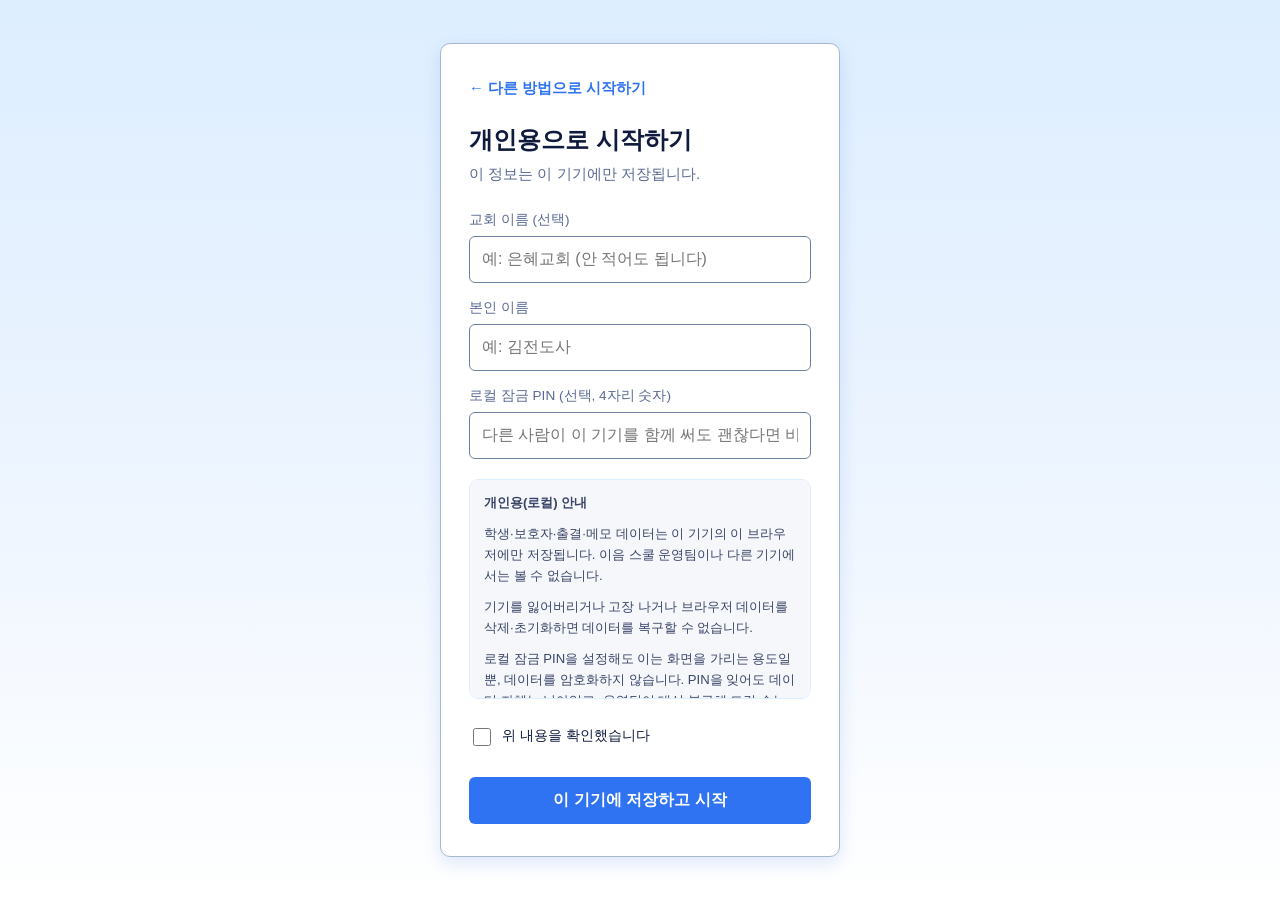
<file: local_ready.html>
<!doctype html>
<html lang="ko">
<head>
<meta charset="utf-8" />
<meta name="viewport" content="width=device-width, initial-scale=1" />
<title>E:UM Church School - 준비 완료</title>
<meta http-equiv="Cache-Control" content="no-cache, no-store, must-revalidate" />
<meta http-equiv="Pragma" content="no-cache" />
<meta http-equiv="Expires" content="0" />
<link rel="stylesheet" href="./static/style.css?v=20260902a" />
</head>
<body class="auth-page">

<main class="auth-card" style="text-align:center">
  <header class="auth-header">
    <h1>✅ 준비됐습니다!</h1>
    <p class="subtitle" id="ready-subtitle">이제부터 학생 명부·출석·돌봄 메모가 이 기기에 저장됩니다.</p>
  </header>

  <p class="ok-message" style="margin-bottom:18px">
    💡 잊지 마세요: 홈 화면 아래 "백업"에서 정기적으로 "엑셀용 CSV 다운로드"로 백업해 주세요.
    (기기 고장·브라우저 데이터 삭제 시 복구할 수 없습니다)
  </p>

  <a class="btn btn-primary" href="./local_home.html" id="start-btn">시작하기 → 홈으로 이동</a>
</main>

<script src="./static/local-storage-port.js"></script>
<script>
  (async function () {
    if (!window.EumLocalStorage) return;
    try {
      const setup = await window.EumLocalStorage.getSetup();
      if (!setup) {
        // 설정 없이 이 화면에 바로 들어온 경우 — 화면1A로 되돌림
        window.location.replace("./local_setup.html");
        return;
      }
      const who = setup.userName ? `${setup.userName}님, ` : "";
      const church = setup.churchName ? `${setup.churchName} · ` : "";
      document.getElementById("ready-subtitle").textContent =
        `${who}${church}이제부터 학생 명부·출석·돌봄 메모가 이 기기에 저장됩니다.`;
    } catch (_) {}
  })();
</script>

</body>
</html>
</file>
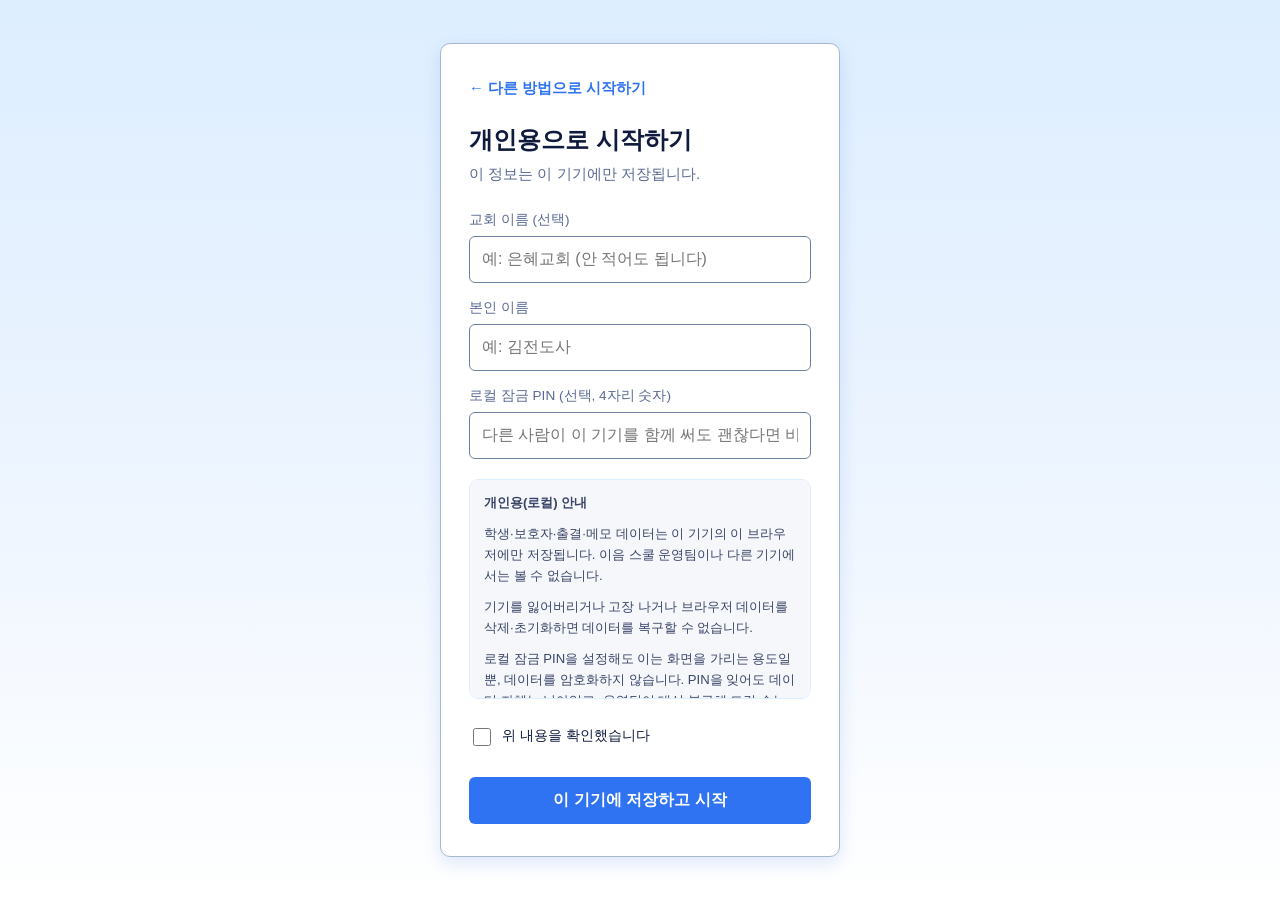
<file: local_setup.html>
<!doctype html>
<html lang="ko">
<head>
<meta charset="utf-8" />
<meta name="viewport" content="width=device-width, initial-scale=1" />
<title>E:UM Church School - 개인용으로 시작하기</title>
<meta http-equiv="Cache-Control" content="no-cache, no-store, must-revalidate" />
<meta http-equiv="Pragma" content="no-cache" />
<meta http-equiv="Expires" content="0" />
<link rel="stylesheet" href="./static/style.css?v=20260902a" />
<style>
  /* 화면1A(로컬 시작 정보 입력) 전용 — docs/로컬우선_온보딩_설계_2026-09-02.md §7·§8-2 */
  .disclaimer-box {
    max-height: 220px; overflow-y: auto; border: 1px solid #DDEEFF; border-radius: 10px;
    padding: 12px 14px; background: #F5F7FA; font-size: 0.82rem; color: #3A4568;
    line-height: 1.6; margin: 6px 0 12px;
  }
  .disclaimer-box p { margin: 0 0 10px; }
  .disclaimer-box p:last-child { margin-bottom: 0; }
  .consent-row { display: flex; align-items: flex-start; gap: 8px; margin-bottom: 14px; }
  .consent-row input[type="checkbox"] { margin-top: 3px; width: 18px; height: 18px; flex-shrink: 0; }
  .consent-row label { font-size: 0.88rem; color: #101A3D; }
</style>
</head>
<body class="auth-page">

<main class="auth-card">
  <a class="auth-back-link" href="./mode_start.html">← 다른 방법으로 시작하기</a>
  <header class="auth-header">
    <h1>개인용으로 시작하기</h1>
    <p class="subtitle">이 정보는 이 기기에만 저장됩니다.</p>
  </header>

  <form id="local-setup-form" class="auth-form" novalidate>
    <label class="field">
      <span class="label">교회 이름 (선택)</span>
      <input type="text" name="church_name" maxlength="120" placeholder="예: 은혜교회 (안 적어도 됩니다)" autocomplete="off" />
    </label>

    <label class="field">
      <span class="label">본인 이름</span>
      <input type="text" name="user_name" required maxlength="40" placeholder="예: 김전도사" autocomplete="name" />
    </label>

    <label class="field">
      <span class="label">로컬 잠금 PIN (선택, 4자리 숫자)</span>
      <input type="password" name="pin" maxlength="4" inputmode="numeric" pattern="[0-9]{4}" placeholder="다른 사람이 이 기기를 함께 써도 괜찮다면 비워두세요" autocomplete="off" />
    </label>

    <div class="disclaimer-box" id="disclaimer-box">
      <p><strong>개인용(로컬) 안내</strong></p>
      <p>학생·보호자·출결·메모 데이터는 이 기기의 이 브라우저에만 저장됩니다.
        이음 스쿨 운영팀이나 다른 기기에서는 볼 수 없습니다.</p>
      <p>기기를 잃어버리거나 고장 나거나 브라우저 데이터를 삭제·초기화하면
        데이터를 복구할 수 없습니다.</p>
      <p>로컬 잠금 PIN을 설정해도 이는 화면을 가리는 용도일 뿐, 데이터를 암호화하지
        않습니다. PIN을 잊어도 데이터 자체는 남아있고, 운영팀이 대신 복구해 드릴 수는
        없습니다.</p>
      <p>중요한 데이터는 정기적으로 백업해 주세요(홈 화면의 "백업"에서 엑셀용 CSV
        다운로드와 전체 백업 파일 저장을 할 수 있습니다).</p>
      <p>개인용 모드는 여러 교사·여러 기기 실시간 공유를 지원하지 않습니다.</p>
    </div>

    <div class="consent-row">
      <input type="checkbox" id="consent-check" name="consent" />
      <label for="consent-check">위 내용을 확인했습니다</label>
    </div>

    <button type="submit" class="btn btn-primary">이 기기에 저장하고 시작</button>
    <p id="setup-message" class="error" hidden></p>
  </form>
</main>

<script src="./static/local-storage-port.js"></script>
<script>
  (function () {
    const form = document.getElementById("local-setup-form");
    const msgEl = document.getElementById("setup-message");

    function showMessage(text) {
      msgEl.hidden = false;
      msgEl.textContent = text;
      msgEl.className = "error";
    }

    if (!window.EumLocalStorage || !window.EumLocalStorage.isSupported()) {
      showMessage("이 브라우저는 로컬 저장(IndexedDB)을 지원하지 않아 개인용 모드를 쓸 수 없습니다. 초대코드로 시작해 주세요.");
      form.querySelector('button[type="submit"]').disabled = true;
    }

    form.addEventListener("submit", async (e) => {
      e.preventDefault();
      msgEl.hidden = true;

      const fd = new FormData(form);
      const churchName = String(fd.get("church_name") || "").trim();
      const userName = String(fd.get("user_name") || "").trim();
      const pin = String(fd.get("pin") || "").trim();
      const consent = fd.get("consent") === "on";

      if (!userName) {
        showMessage("본인 이름을 입력해 주세요.");
        return;
      }
      if (pin && !/^[0-9]{4}$/.test(pin)) {
        showMessage("로컬 잠금 PIN은 숫자 4자리로 입력하거나 비워두세요.");
        return;
      }
      if (!consent) {
        showMessage("위 내용을 확인해야 시작할 수 있습니다.");
        return;
      }

      const btn = form.querySelector('button[type="submit"]');
      btn.disabled = true;
      try {
        await window.EumLocalStorage.saveSetup({ churchName, userName, pin: pin || null });
        window.location.replace("./local_ready.html");
      } catch (err) {
        showMessage(err.message || "저장하지 못했습니다. 잠시 후 다시 시도해 주세요.");
        btn.disabled = false;
      }
    });
  })();
</script>

</body>
</html>
</file>
<file: static/style.css>
/* 이음 스쿨 admin — 최소 스타일 (Walking Skeleton).
 * 디자인 토큰은 추후 packages/shared에 분리. 지금은 자기 충족.
 * 색상 톤: 따뜻하지만 차분 (교회·교사 환경).
 */

:root {
  /* eum_웹토큰_v1 정본 hex 그대로(D:\HONG\09_이음\01_부서\경영조정실\_디자인시스템\eum_웹토큰_v1.css) */
  --color-bg: linear-gradient(180deg,#DDEEFF 0%,#EAF3FF 45%,#FFFFFF 100%);
  --color-surface: #ffffff;
  --color-border: #a7b7cc;
  --color-text: #3A4568;
  --color-muted: #5C6A93;
  --color-title: #101A3D;
  --color-primary: #2F73F2;       /* 정본 Primary Blue(메인 블루) — 임의값 #2c5f7c 대체 */
  --color-primary-strong: #1F5FD9; /* 정본 딥 블루 — 임의값 #214c64 대체 */
  --color-accent: #2F73F2;        /* 정본 Primary Blue — 강조 */
  --color-error: #b3261e;
  --color-ok: #1a7f37;

  --radius: 10px;
  --shadow-sm: 0 1px 2px rgba(31,95,217,0.10);
  --shadow-md: 0 6px 18px rgba(31,95,217,0.14);

  --font-sans: -apple-system, BlinkMacSystemFont, "Pretendard", "Apple SD Gothic Neo",
               "Segoe UI", Roboto, sans-serif;
  --font-mono: "SFMono-Regular", Consolas, "Liberation Mono", monospace;
}

* { box-sizing: border-box; }
html, body { margin: 0; padding: 0; }
body {
  font-family: var(--font-sans);
  background: var(--color-bg);
  color: var(--color-text);
  line-height: 1.55;
  -webkit-font-smoothing: antialiased;
}

h1, h2, h3 { color: var(--color-title); }

code { font-family: var(--font-mono); font-size: 0.92em; }

/* ─── 로그인 페이지 ─────────────────────────────────────── */
.auth-page {
  min-height: 100vh;
  display: flex;
  align-items: center;
  justify-content: center;
  padding: 24px;
}
.auth-card {
  width: 100%;
  max-width: 400px;
  background: var(--color-surface);
  border: 1px solid var(--color-border);
  border-radius: var(--radius);
  padding: 32px 28px;
  box-shadow: var(--shadow-md);
}
.auth-header h1 {
  margin: 0;
  font-size: 1.5rem;
  color: var(--color-title);
}
.auth-header .subtitle {
  margin: 4px 0 24px;
  color: var(--color-muted);
  font-size: 0.95rem;
}
.auth-form { display: flex; flex-direction: column; gap: 14px; }
.auth-back-link {
  display: inline-flex;
  align-items: center;
  min-height: 44px;
  margin: -14px 0 10px;
  color: var(--color-primary);
  text-decoration: none;
  font-weight: 700;
  font-size: 0.92rem;
}
.auth-back-link:hover { text-decoration: underline; }
.auth-secondary-action {
  display: inline-flex;
  align-items: center;
  justify-content: center;
  text-decoration: none;
}
.auth-footnote {
  margin-top: 20px;
  font-size: 0.85rem;
  color: var(--color-muted);
  text-align: center;
}

.field { display: flex; flex-direction: column; gap: 6px; }
.field .label { font-size: 0.85rem; color: var(--color-muted); font-weight: 500; }
.field input {
  padding: 10px 12px;
  border: 1px solid #6b7f9e;
  border-radius: 6px;
  background: #fff;
  font: inherit;
  color: inherit;
}
.field input:focus {
  outline: 2px solid var(--color-primary);
  outline-offset: -1px;
  border-color: transparent;
}

/* ─── 버튼 ─────────────────────────────────────────────── */
.btn {
  cursor: pointer;
  border: 1px solid transparent;
  border-radius: 6px;
  padding: 10px 16px;
  font: inherit;
  font-weight: 600;
  transition: background-color 0.12s ease;
}
.btn-primary {
  background: var(--color-primary);
  color: #fff;
}
.btn-primary:hover { background: var(--color-primary-strong); }
.btn-ghost {
  background: transparent;
  color: var(--color-text);
  border-color: #6b7f9e;
}
.btn-ghost:hover { background: rgba(0,0,0,0.04); }

/* ─── 메인 앱 페이지 ───────────────────────────────────── */
.app-page { min-height: 100vh; }
.app-header {
  display: flex;
  align-items: center;
  justify-content: space-between;
  padding: 14px 28px;
  background: var(--color-surface);
  border-bottom: 1px solid var(--color-border);
  box-shadow: var(--shadow-sm);
}
.brand { font-weight: 700; color: var(--color-primary); }
.app-nav { display: flex; align-items: center; gap: 12px; }
.user-email { color: var(--color-muted); font-size: 0.9rem; }

.app-main {
  max-width: 720px;
  margin: 24px auto;
  padding: 0 20px;
  display: flex;
  flex-direction: column;
  gap: 20px;
}

.card {
  background: var(--color-surface);
  border: 1px solid var(--color-border);
  border-radius: var(--radius);
  padding: 22px 24px;
  box-shadow: var(--shadow-sm);
}
.card h2 { margin: 0 0 6px; font-size: 1.1rem; color: var(--color-title); }
.hint { margin: 0 0 16px; font-size: 0.88rem; color: var(--color-muted); }
.muted { color: var(--color-muted); }
.todo { margin: 8px 0 0; padding-left: 20px; }
.todo li { margin: 4px 0; }

.me-card { font-size: 0.95rem; }
.me-card .ok { color: var(--color-ok); margin-top: 12px; font-weight: 600; }

.kv {
  display: grid;
  grid-template-columns: 80px 1fr;
  gap: 6px 14px;
  margin: 0;
}
.kv dt { color: var(--color-muted); font-size: 0.85rem; padding-top: 2px; }
.kv dd { margin: 0; }

.error {
  margin: 8px 0 0;
  color: var(--color-error);
  font-size: 0.9rem;
}
.ok-message {
  margin: 8px 0 0;
  color: var(--color-ok);
  font-size: 0.9rem;
  font-weight: 600;
}

/* ─── 라운드 2 신규 ────────────────────────────────────── */
.badge {
  display: inline-block;
  padding: 2px 10px;
  background: var(--color-primary);
  color: #fff;
  border-radius: 999px;
  font-size: 0.78rem;
  font-weight: 600;
  margin-right: 4px;
}
.sub-h {
  margin: 14px 0 6px;
  font-size: 0.95rem;
  color: var(--color-primary-strong);
  font-weight: 600;
}
.info-list {
  list-style: none;
  padding: 0;
  margin: 4px 0 0;
}
.info-list li {
  padding: 6px 10px;
  border: 1px solid var(--color-border);
  border-radius: 6px;
  margin-bottom: 4px;
  background: rgba(0,0,0,0.015);
}
.info-list .small { font-size: 0.85rem; }
.ok-inline { color: var(--color-ok); font-size: 0.85rem; }
.warn-inline { color: var(--color-accent); font-size: 0.85rem; }

.links { list-style: none; padding: 0; margin: 0; }
.links li { padding: 8px 0; border-bottom: 1px dashed var(--color-border); }
.links li:last-child { border-bottom: none; }
.links a {
  color: var(--color-primary);
  text-decoration: none;
  font-weight: 600;
}
.links a:hover { text-decoration: underline; }

/* ─── 폼·리스트 공통 (families, alerts) ───────────────── */
.form-grid {
  display: grid;
  gap: 12px;
  grid-template-columns: 1fr 1fr;
}
.form-grid .field-full { grid-column: 1 / -1; }
@media (max-width: 540px) {
  .form-grid { grid-template-columns: 1fr; }
}

.alert-card {
  border: 1px solid var(--color-border);
  border-left: 4px solid var(--color-accent);
  border-radius: 6px;
  padding: 10px 14px;
  margin-bottom: 10px;
  background: var(--color-surface);
}
.alert-card.gentle { border-left-color: var(--color-primary); }
.alert-card.concern { border-left-color: var(--color-error); }
.alert-card.resolved { opacity: 0.6; }
.alert-meta {
  display: flex;
  gap: 8px;
  font-size: 0.8rem;
  color: var(--color-muted);
  margin-top: 4px;
}

.empty-state {
  padding: 24px;
  text-align: center;
  color: var(--color-muted);
  font-size: 0.92rem;
}
.empty-state a { color: var(--color-primary); }

/* ─── 51라운드: 모바일 반응형 ───────────────────────── */
@media (max-width: 540px) {
  .app-header { padding: 10px 14px; }
  .app-main { padding: 0 14px; margin: 16px auto; }
  .side-nav { padding: 6px 14px; }

  /* stat-grid 4열 → 2열 */
  .stat-grid { grid-template-columns: repeat(2, 1fr) !important; }
}

/* ─── 사이드 내비 (layout.js 주입용) ─────────────────────── */
.side-nav {
  display: flex;
  gap: 4px;
  padding: 8px 28px;
  background: var(--color-surface);
  border-bottom: 1px solid var(--color-border);
  overflow-x: auto;
  white-space: nowrap;
}
.side-nav .nav-item {
  display: inline-block;
  padding: 6px 14px;
  border-radius: 6px;
  color: var(--color-muted);
  text-decoration: none;
  font-size: 0.88rem;
  font-weight: 500;
  transition: background 0.12s;
}
.side-nav .nav-item:hover { background: rgba(0,0,0,0.04); color: var(--color-text); }
.side-nav .nav-item.active {
  background: var(--color-primary);
  color: #fff;
}
</file>
<file: static/eum-shell-v2.css>
/* ============================================================
   E:UM Shell — minimal v3 SSOT (라운드 60-D 단계 A · 2026-05-10)
   home·events 자체 minimal 패턴을 모든 화면 공통 SSOT로 추출.
   layout.js·style.css 의존 없음 → specificity·캐시 충돌 회피.

   브랜드 정합 (D:\Projects\UI 시안):
   - 정본 역할 토큰 (페이지 배경·제목·본문)
   - Primary Blue #2F73F2 (acc 카드 왼쪽 띠·primary 버튼)
   - 정본 페이지 배경 그라데이션
   - 카드 #ffffff + 테두리 #e6e2d8
   - 작은 항목 #faf8f3
   ============================================================ */

/* ===== eum_웹토큰_v1 (블루 미니멀 3D 카드형 디자인 시스템) — Phase 2 전파 =====
   정본: D:\HONG\09_이음\01_부서\경영조정실\_디자인시스템\eum_웹토큰_v1.css
   .eum-h 헤더·.ops-hero 오버레이의 다크 네이비(#173f69/#1E4B7A/#28638e/rgba(16,42,67,*))를
   정본 블루로, 본문 dark-navy 텍스트(#102a43/#101A3D)를 --ink로 예외 없이 교체(오너 지시). */
:root{
  --p-blue-main:#2F73F2; --p-blue-main-rgb:47,115,242;
  --p-blue-deep:#1F5FD9; --p-blue-deep-rgb:31,95,217;
  --p-blue-light:#6FA7FF; --p-blue-light-rgb:111,167,255;
  --p-bg-white:#FFFFFF; --p-bg-gray-light:#F5F7FA; --p-bg-blue-pale:#EAF3FF; --p-bg-blue-panel:#DDEEFF;
  --p-ink-900:#101A3D;
  --primary-blue:var(--p-blue-main); --primary-blue-deep:var(--p-blue-deep); --primary-blue-light:var(--p-blue-light);
  --primary-blue-rgb:var(--p-blue-main-rgb); --primary-blue-deep-rgb:var(--p-blue-deep-rgb);
  --bg-page:var(--p-bg-blue-pale); --bg-surface:var(--p-bg-white); --bg-surface-muted:var(--p-bg-gray-light); --bg-panel:var(--p-bg-blue-panel);
  --ink:var(--p-ink-900);
}
* { box-sizing: border-box; margin: 0; padding: 0; }
html, body { height: 100%; }

body {
  font-family: -apple-system, BlinkMacSystemFont, "Pretendard", "Apple SD Gothic Neo",
               "Segoe UI", Roboto, sans-serif;
  font-size: 14px;
  color: #3A4568;
  background: linear-gradient(180deg,var(--bg-panel) 0%,var(--bg-page) 45%,var(--bg-surface) 100%);
  line-height: 1.4;
}

a { color: var(--primary-blue-deep); }
svg { flex-shrink: 0; }

/* ─── 상단 헤더 ─────────────────────────────────────── */
.eum-h {
  min-height: 44px;
  padding: 0 12px;
  display: flex;
  align-items: center;
  gap: 8px;
  background: linear-gradient(90deg, var(--primary-blue-deep) 0%, var(--primary-blue) 58%, var(--primary-blue-light) 100%);
  color: #fff;
  position: sticky; top: 0; z-index: 10;
  box-shadow: 0 2px 10px rgba(var(--primary-blue-deep-rgb),0.18);
}
.eum-h__back {
  color: #fff; text-decoration: none;
  width: 28px; height: 28px; border-radius: 6px;
  display: inline-flex; align-items: center; justify-content: center;
}
.eum-h__back:hover { background: rgba(255,255,255,0.15); }
.eum-h__back svg { width: 18px; height: 18px; }
.eum-h__logo {
  height: 30px; width: 30px;
  background: url("./eum-logo.png") center/contain no-repeat;
  flex-shrink: 0;
}
.eum-h__title { font-weight: 700; font-size: 0.95rem; flex: 1; }
.eum-h__email { font-size: 0.7rem; opacity: 0.85; }
.eum-h__btn {
  height: 28px; padding: 0 10px; border: 0;
  background: rgba(255,255,255,0.18); color: #fff;
  border-radius: 6px; font-size: 0.78rem; cursor: pointer;
  text-decoration: none;
  display: inline-flex;
  align-items: center;
  gap: 5px;
}
.eum-h__btn:hover { background: rgba(255,255,255,0.28); }
.eum-h__btn svg { width: 14px; height: 14px; }

/* ─── 메인 영역 ─────────────────────────────────────── */
.eum-main { padding: 10px 8px 12px; max-width: 860px; margin: 0 auto; }

/* ─── v5 운영 대시보드 ───────────────────────────────── */
.eum-c.ops-hero {
  background:
    linear-gradient(90deg, rgba(var(--primary-blue-deep-rgb),0.88) 0%, rgba(var(--primary-blue-deep-rgb),0.68) 48%, rgba(var(--primary-blue-deep-rgb),0.18) 100%),
    url("./images/church-school-hero.jpg") center 34%/cover no-repeat;
  color: #fff;
  border: 0;
  border-radius: 8px;
  padding: 18px;
  min-height: 210px;
  display: flex;
  flex-direction: column;
  justify-content: flex-end;
  overflow: hidden;
  box-shadow: 0 14px 30px rgba(var(--primary-blue-deep-rgb),0.16);
}
.eum-c.ops-hero #church-line {
  display: inline-flex;
  align-items: center;
  width: fit-content;
  padding: 4px 9px;
  border-radius: 999px;
  background: rgba(255,255,255,0.18);
  color: #fff;
  font-weight: 700;
  backdrop-filter: blur(4px);
}
.eum-c.ops-hero h1 {
  font-size: 1.48rem;
  line-height: 1.25;
  margin-bottom: 6px;
  color: #fff;
  text-shadow: 0 1px 2px rgba(0,0,0,0.28);
}
.eum-c.ops-hero p {
  color: rgba(255,255,255,0.90);
  font-size: 0.86rem;
  text-shadow: 0 1px 2px rgba(0,0,0,0.22);
}
.eum-c.ops-hero .ops-actions {
  display: grid;
  grid-template-columns: repeat(3, 1fr);
  gap: 6px;
  margin-top: 14px;
}
.eum-c.ops-hero .ops-actions a {
  display: flex;
  align-items: center;
  justify-content: center;
  gap: 7px;
  text-align: center;
  min-height: 42px;
  padding: 9px 8px;
  border-radius: 6px;
  background: rgba(255,255,255,0.20);
  color: #fff;
  text-decoration: none;
  font-weight: 700;
  font-size: 0.82rem;
  backdrop-filter: blur(4px);
  border: 1px solid rgba(255,255,255,0.16);
}
.eum-c.ops-hero .ops-actions a:hover { background: rgba(255,255,255,0.28); }
.eum-c.ops-hero .ops-actions svg { width: 17px; height: 17px; }
.metric-grid {
  display: grid;
  grid-template-columns: repeat(3, 1fr);
  gap: 8px;
}
.metric {
  position: relative;
  background: linear-gradient(180deg, #fff 0%, #fbfaf7 100%);
  border: 1px solid #a7b7cc;
  border-radius: 8px;
  padding: 11px 10px 10px 40px;
  min-height: 76px;
  box-shadow: 0 1px 2px rgba(var(--primary-blue-deep-rgb),0.04);
}
.metric > svg {
  position: absolute;
  left: 10px;
  top: 12px;
  width: 22px;
  height: 22px;
  padding: 4px;
  border-radius: 7px;
  color: var(--primary-blue);
  background: var(--bg-blue-pale);
}
.metric .label {
  display: block;
  color: #6b7280;
  font-size: 0.72rem;
  margin-bottom: 5px;
}
.metric .value {
  color: var(--ink);
  font-size: 1.28rem;
  line-height: 1;
  font-weight: 800;
}
.ops-progress {
  display: grid;
  gap: 10px;
}
.progress-row {
  display: grid;
  grid-template-columns: 88px 1fr 42px;
  align-items: center;
  gap: 8px;
  font-size: 0.82rem;
}
.progress-track {
  height: 8px;
  border-radius: 99px;
  background: #e6e2d8;
  overflow: hidden;
}
.progress-fill {
  display: block;
  height: 100%;
  width: 0;
  background: linear-gradient(90deg, #18a0a6 0%, #45b6a6 100%);
}
.quick-grid {
  display: grid;
  grid-template-columns: repeat(3, 1fr);
  gap: 6px;
}
.quick-grid a {
  display: flex;
  align-items: center;
  justify-content: center;
  min-height: 44px;
  padding: 8px;
  border: 1px solid #6b7f9e;
  border-radius: 6px;
  color: var(--ink);
  text-decoration: none;
  background: #fff;
  font-weight: 700;
  font-size: 0.82rem;
  text-align: center;
}
.workflow-grid {
  display: grid;
  grid-template-columns: repeat(3, 1fr);
  gap: 6px;
}
.workflow-grid a {
  display: block;
  min-height: 48px;
  padding: 8px;
  border: 1px solid #6b7f9e;
  border-radius: 6px;
  color: var(--ink);
  text-decoration: none;
  background: #fff;
  font-weight: 700;
  font-size: 0.82rem;
}
.workflow-grid a span {
  display: block;
  margin-top: 3px;
  color: #6b7280;
  font-size: 0.72rem;
  font-weight: 500;
  line-height: 1.25;
}

/* ─── 카드 ──────────────────────────────────────────── */
.eum-c {
  background: #fff;
  border: 1px solid #a7b7cc;
  border-radius: 8px;
  padding: 12px 14px;
  margin-bottom: 8px;
  box-shadow: 0 1px 2px rgba(var(--primary-blue-deep-rgb),0.04);
}
.eum-c.acc  { border-left: 4px solid var(--primary-blue); }
.eum-c.warn { border-left: 4px solid #b3261e; }
.eum-c.info { border-left: 4px solid var(--primary-blue); }

.eum-c h2 {
  font-size: 0.98rem;
  color: var(--ink);
  margin-bottom: 8px;
  line-height: 1.25;
  display: flex;
  align-items: center;
  gap: 6px;
}
.eum-c h2 svg { width: 17px; height: 17px; color: var(--primary-blue); }
.eum-c h3, .eum-c .sub-h {
  font-size: 0.88rem; color: var(--ink);
  margin: 8px 0 4px; line-height: 1.2; font-weight: 600;
}
.eum-c p, .eum-c .hint {
  font-size: 0.82rem; color: #5C6A93;
  margin-bottom: 4px; line-height: 1.4;
}
.eum-c .hint.muted, .eum-c .muted { color: #5C6A93; }
.eum-c .hint.small, .eum-c .small { font-size: 0.74rem; }

.eum-c ul.eum-list, .eum-c ul.info-list { list-style: none; }
.eum-c ul.eum-list li, .eum-c ul.info-list li {
  padding: 4px 0; font-size: 0.85rem;
  border-bottom: 1px dashed #cbd5e1;
}
.eum-c ul.eum-list li:last-child,
.eum-c ul.info-list li:last-child { border-bottom: 0; }

/* ─── 표 ────────────────────────────────────────────── */
.eum-c table { width: 100%; border-collapse: collapse; font-size: 0.82rem; }
.eum-c th, .eum-c td { padding: 5px 6px; text-align: center; border-bottom: 1px solid #cbd5e1; }
.eum-c th { background: #faf8f3; color: var(--primary-blue); font-weight: 600; }
.eum-c th:first-child, .eum-c td:first-child { text-align: left; font-weight: 600; }

/* ─── 작은 항목 ─────────────────────────────────────── */
.eum-item, .eum-c .item {
  padding: 6px 8px;
  background: #fbfaf7;
  border: 1px solid #a7b7cc;
  border-radius: 6px;
  margin-bottom: 4px;
  font-size: 0.85rem;
}
.eum-item .meta, .eum-c .item .meta { font-size: 0.74rem; color: #6b7280; }

/* ─── 폼 ────────────────────────────────────────────── */
.eum-row, .eum-c .row {
  display: flex; gap: 6px; flex-wrap: wrap; align-items: end; margin-bottom: 6px;
}
.eum-field, .eum-c .field {
  display: flex; flex-direction: column; gap: 2px; flex: 1; min-width: 140px;
}
.eum-c .field-full { flex: 1 0 100%; }
.eum-field label, .eum-c .field label, .eum-c .field > .label {
  font-size: 0.74rem; color: #6b7280;
}

.eum-c select,
.eum-c input[type="date"], .eum-c input[type="datetime-local"],
.eum-c input[type="text"], .eum-c input[type="email"],
.eum-c input[type="password"], .eum-c input[type="number"],
.eum-c input[type="search"], .eum-c input[type="tel"], .eum-c input[type="url"],
.eum-c textarea {
  border: 1px solid #6b7f9e; border-radius: 6px;
  padding: 6px 8px; font-size: 0.88rem;
  font-family: inherit; background: #fff;
  width: 100%;
}
.eum-c select:focus, .eum-c input:focus, .eum-c textarea:focus {
  outline: 2px solid var(--primary-blue); outline-offset: -1px;
}
.eum-c .readonly-field {
  width: 100%;
  min-height: 34px;
  display: flex;
  align-items: center;
  border: 1px solid #6b7f9e;
  border-radius: 4px;
  padding: 6px 8px;
  background: #faf8f3;
  color: var(--ink);
  font-weight: 700;
}
.eum-c textarea { resize: vertical; min-height: 70px; }
.eum-c input[type="checkbox"], .eum-c input[type="radio"] {
  width: 18px; height: 18px; vertical-align: middle; margin-right: 4px;
}

/* ─── 버튼 ──────────────────────────────────────────── */
.eum-c button, .eum-btn, .eum-c .btn {
  padding: 8px 14px; border: 0; border-radius: 6px;
  cursor: pointer; font-size: 0.85rem; font-weight: 600;
  font-family: inherit; background: #fff; color: var(--primary-blue);
  border: 1px solid var(--primary-blue);
}
.eum-c button:hover, .eum-btn:hover, .eum-c .btn:hover { background: #faf8f3; }

.eum-c .btn-primary, .eum-c button.btn-primary,
.eum-btn-pri, .eum-c .btn.btn-pri {
  background: var(--primary-blue); color: #fff; border-color: var(--primary-blue);
}
.eum-c .btn-primary:hover, .eum-btn-pri:hover { background: var(--primary-blue-deep); border-color: var(--primary-blue-deep); }

.eum-c .btn-ghost, .eum-btn-ghost {
  background: transparent; color: #6b7280; border-color: #d6d2c8;
}
.eum-c .btn-ghost:hover, .eum-btn-ghost:hover { background: #faf8f3; color: var(--primary-blue); }

.eum-btn-s, .eum-c .btn-s {
  display: inline-block; padding: 2px 8px; font-size: 0.72rem;
  background: #fff; border: 1px solid var(--primary-blue); color: var(--primary-blue);
  border-radius: 3px; text-decoration: none; cursor: pointer; font-weight: 600;
}
.eum-btn-s:hover, .eum-c .btn-s:hover { background: var(--primary-blue); color: #fff; }

/* ─── 메시지 ────────────────────────────────────────── */
.eum-msg, .eum-c .msg { font-size: 0.78rem; color: #6b7280; margin-left: 6px; }
.eum-msg.ok, .eum-c .msg.ok, .eum-c .ok { color: #1a7f37; }
.eum-msg.err, .eum-c .msg.err, .eum-c .error { color: #b3261e; font-size: 0.82rem; }

/* ─── 폼 그리드 (care·structure·teachers·families 호환) ── */
.eum-c .form-grid {
  display: flex; flex-direction: column; gap: 8px;
}
.eum-c .form-grid .field { width: 100%; }
.eum-c .form-grid .field-full { width: 100%; }

/* ─── 라벨 뱃지 (alerts·care·teachers 호환) ──────────── */
.eum-c .badge {
  display: inline-block;
  padding: 2px 8px;
  background: var(--primary-blue);
  color: #fff;
  border-radius: 10px;
  font-size: 0.7rem;
  font-weight: 600;
  margin-left: 4px;
  vertical-align: middle;
}
.eum-c .badge.muted { background: #6b7280; }
.eum-c .badge.muted-badge {
  background: transparent; color: #6b7280;
  border: 1px dashed #d6d2c8; cursor: pointer;
}
.eum-c .badge.muted-badge:hover { color: var(--primary-blue); border-color: var(--primary-blue); }

/* ─── 알림·돌봄 카드 (alerts·care 호환) ─────────────── */
.eum-c .alert-card {
  padding: 8px 10px;
  background: #faf8f3;
  border-radius: 4px;
  margin-bottom: 6px;
  border-left: 3px solid var(--primary-blue);
  font-size: 0.85rem;
}
.eum-c .alert-card.gentle { border-left-color: var(--primary-blue); background: #f3f6fa; }
.eum-c .alert-card .alert-meta {
  font-size: 0.74rem; color: #6b7280; margin-top: 2px;
}

/* ─── 빈 상태 (모든 화면 호환) ──────────────────────── */
.eum-c .empty-state {
  padding: 16px 8px;
  text-align: center;
  color: #6b7280;
  font-size: 0.85rem;
}
.eum-c .empty-state small { font-size: 0.78rem; opacity: 0.85; display: block; margin-top: 4px; }

/* ─── 도구 grid ─────────────────────────────────────── */
.eum-tools, .eum-c .tools {
  display: grid; grid-template-columns: 1fr 1fr;
  gap: 2px 8px; padding: 4px 0;
}
.eum-tools a, .eum-c .tools a {
  color: var(--primary-blue); text-decoration: none;
  font-size: 0.85rem; padding: 4px 0;
}
.eum-tools a:hover, .eum-c .tools a:hover { text-decoration: underline; }

/* ─── 빈 상태·로딩 ──────────────────────────────────── */
.eum-muted, .muted { color: #6b7280; font-size: 0.82rem; }

/* ─── 하단 탭 (모바일·PC 공통) ──────────────────────── */
.eum-bot {
  position: sticky; bottom: 0; background: #fff;
  border-top: 1px solid #cbd5e1;
  display: flex; z-index: 10;
  box-shadow: 0 -8px 20px rgba(var(--primary-blue-deep-rgb),0.07);
}
.eum-bot a {
  flex: 1; text-align: center; padding: 7px 0 6px;
  color: #6b7280; text-decoration: none;
  font-size: 0.76rem; border-right: 1px solid #cbd5e1;
  display: flex;
  flex-direction: column;
  align-items: center;
  gap: 3px;
}
.eum-bot a:last-child { border-right: 0; }
.eum-bot a.on { color: var(--primary-blue); font-weight: 700; background: #faf8f3; }
.eum-bot a:hover { background: #faf8f3; }
.eum-bot a svg { width: 18px; height: 18px; stroke-width: 2.2; }

/* ─── AI 도우미 플로팅 버튼/채팅창 ───────────────────── */
.eum-ai-fab {
  position: fixed;
  right: 18px;
  bottom: 68px;
  z-index: 40;
  width: 58px;
  height: 58px;
  border: 0;
  border-radius: 50%;
  background: linear-gradient(135deg, var(--primary-blue-deep) 0%, var(--primary-blue) 100%);
  color: #fff;
  cursor: pointer;
  box-shadow: 0 12px 28px rgba(var(--primary-blue-deep-rgb),0.26);
  display: inline-flex;
  align-items: center;
  justify-content: center;
}
.eum-ai-fab:hover { filter: brightness(1.06); }
.eum-ai-fab:focus-visible,
.eum-ai-panel button:focus-visible,
.eum-ai-panel textarea:focus-visible,
.eum-ai-panel select:focus-visible,
.eum-ai-panel a:focus-visible {
  outline: 3px solid rgba(47,115,242,0.72);
  outline-offset: 2px;
}
.eum-ai-fab svg { width: 27px; height: 27px; stroke-width: 2.35; }

.eum-ai-panel {
  position: fixed;
  right: 18px;
  bottom: 136px;
  z-index: 41;
  width: min(390px, calc(100vw - 24px));
  min-width: 320px;
  min-height: 420px;
  max-width: calc(100vw - 24px);
  max-height: min(620px, calc(100vh - 104px));
  display: flex;
  flex-direction: column;
  overflow: hidden;
  resize: both;
  background: #fff;
  border: 1px solid #a7b7cc;
  border-radius: 8px;
  box-shadow: 0 20px 46px rgba(var(--primary-blue-deep-rgb),0.28);
}
.eum-ai-panel[hidden] { display: none; }
.eum-ai-panel.is-full {
  top: 10px;
  right: 10px;
  bottom: 10px;
  left: 10px;
  width: auto;
  height: auto;
  max-height: none;
  resize: none;
}
.eum-ai-head {
  min-height: 48px;
  padding: 10px 12px;
  display: flex;
  align-items: center;
  justify-content: space-between;
  background: linear-gradient(90deg, var(--primary-blue-deep) 0%, var(--primary-blue) 100%);
  color: #fff;
}
.eum-ai-head strong { font-size: 0.98rem; }
.eum-ai-head-actions {
  display: inline-flex;
  align-items: center;
  gap: 6px;
}
.eum-ai-head button {
  width: 36px;
  height: 36px;
  border: 0;
  border-radius: 6px;
  background: rgba(255,255,255,0.16);
  color: #fff;
  cursor: pointer;
  display: inline-flex;
  align-items: center;
  justify-content: center;
}
.eum-ai-head button svg { width: 18px; height: 18px; }
.eum-ai-log {
  flex: 1;
  min-height: 250px;
  overflow: auto;
  padding: 12px;
  background: #fbfaf7;
}
.eum-ai-msg {
  max-width: 92%;
  margin: 0 0 9px;
  padding: 9px 10px;
  border: 1px solid #a7b7cc;
  border-radius: 8px;
  background: #fff;
  color: var(--ink);
  font-size: 0.86rem;
  line-height: 1.5;
  word-break: keep-all;
  overflow-wrap: anywhere;
}
.eum-ai-msg.user {
  margin-left: auto;
  background: var(--primary-blue);
  border-color: var(--primary-blue);
  color: #fff;
}
.eum-ai-msg.err,
.eum-ai-msg.bot.err {
  color: #b3261e;
  border-color: #f1c8c4;
  background: #fff7f6;
}
.eum-ai-card {
  margin-top: 8px;
  padding: 9px;
  display: grid;
  gap: 7px;
  border: 1px solid #a7b7cc;
  border-radius: 8px;
  background: #fffdf8;
}
.eum-ai-card label {
  display: inline-flex;
  align-items: center;
  gap: 5px;
  min-height: 32px;
  font-weight: 700;
}
.eum-ai-card input[type="checkbox"] { width: 18px; height: 18px; }
.eum-ai-card select,
.eum-ai-card textarea {
  width: 100%;
  min-height: 38px;
  border: 1px solid #6b7f9e;
  border-radius: 6px;
  padding: 7px 8px;
  font: inherit;
  background: #fff;
}
.eum-ai-card textarea {
  min-height: 74px;
  resize: vertical;
}
.eum-ai-card small {
  color: #6b7280;
  font-size: 0.76rem;
}
.eum-ai-confirm-text {
  margin-top: 7px;
  color: var(--ink);
}
.eum-ai-confirm-text.muted {
  color: #6b7280;
}
.eum-ai-note { display: none; }
.eum-ai-action {
  min-height: 42px;
  margin-top: 8px;
  padding: 8px 12px;
  border: 1px solid var(--primary-blue);
  border-radius: 6px;
  background: var(--primary-blue);
  color: #fff;
  font-weight: 800;
  cursor: pointer;
}
.eum-ai-action:disabled { opacity: 0.58; cursor: wait; }
.eum-ai-search {
  margin-top: 7px;
  padding: 8px;
  display: grid;
  grid-template-columns: 1fr auto;
  gap: 2px 8px;
  border: 1px solid #a7b7cc;
  border-radius: 7px;
  background: #fffdf8;
}
.eum-ai-search b { color: var(--ink); }
.eum-ai-search span {
  grid-column: 1 / -1;
  color: #6b7280;
  font-size: 0.77rem;
}
.eum-ai-search a {
  color: var(--primary-blue);
  font-weight: 800;
  text-decoration: none;
  white-space: nowrap;
}
.eum-ai-form {
  padding: 10px;
  display: grid;
  grid-template-columns: 1fr 44px;
  gap: 8px;
  border-top: 1px solid #cbd5e1;
  background: #fff;
}
.eum-ai-form textarea {
  min-height: 44px;
  max-height: 120px;
  resize: vertical;
  border: 1px solid #6b7f9e;
  border-radius: 8px;
  padding: 9px 10px;
  font: inherit;
}
.eum-ai-form button {
  width: 44px;
  height: 44px;
  border: 0;
  border-radius: 8px;
  background: var(--primary-blue);
  color: #fff;
  cursor: pointer;
  display: inline-flex;
  align-items: center;
  justify-content: center;
}
.eum-ai-form button svg { width: 19px; height: 19px; }

/* ─── KV 정의 리스트 (디버그·정보) ───────────────────── */
.eum-c dl.kv { display: grid; grid-template-columns: auto 1fr; gap: 4px 12px; font-size: 0.82rem; }
.eum-c dl.kv dt { color: #6b7280; }
.eum-c dl.kv dd { color: #1f2937; word-break: break-all; }
.eum-c code {
  background: #faf8f3; padding: 1px 5px; border-radius: 3px;
  font-family: ui-monospace, "SF Mono", Consolas, monospace;
  font-size: 0.78rem;
}

/* ─── 데스크톱 보강 ─────────────────────────────────── */
@media (min-width: 800px) {
  .eum-main { padding: 10px 8px 14px; }
  .eum-c { padding: 14px 18px; margin-bottom: 10px; }
  .eum-c h2 { font-size: 1.05rem; margin-bottom: 8px; }
  .eum-c.ops-hero { min-height: 238px; padding: 22px; background-position: center 38%; }
  .eum-c.ops-hero h1 { font-size: 1.65rem; }
}

@media (max-width: 640px) {
  .eum-ai-panel {
    top: 8px;
    left: 8px;
    right: 8px;
    bottom: 8px;
    width: auto;
    min-width: 0;
    min-height: 0;
    max-height: none;
    resize: none;
    border-radius: 8px;
  }
  .eum-ai-log {
    min-height: 0;
  }
}

@media (max-width: 420px) {
  .metric-grid, .quick-grid, .workflow-grid { grid-template-columns: repeat(2, 1fr); }
  .eum-c.ops-hero {
    min-height: 230px;
    background:
      linear-gradient(180deg, rgba(var(--primary-blue-deep-rgb),0.08) 0%, rgba(var(--primary-blue-deep-rgb),0.78) 58%, rgba(var(--primary-blue-deep-rgb),0.92) 100%),
      url("./images/church-school-hero.jpg") center 28%/cover no-repeat;
  }
  .eum-c.ops-hero .ops-actions { grid-template-columns: 1fr; }
  .eum-ai-fab {
    right: 14px;
    bottom: 72px;
    width: 56px;
    height: 56px;
  }
}
</file>
